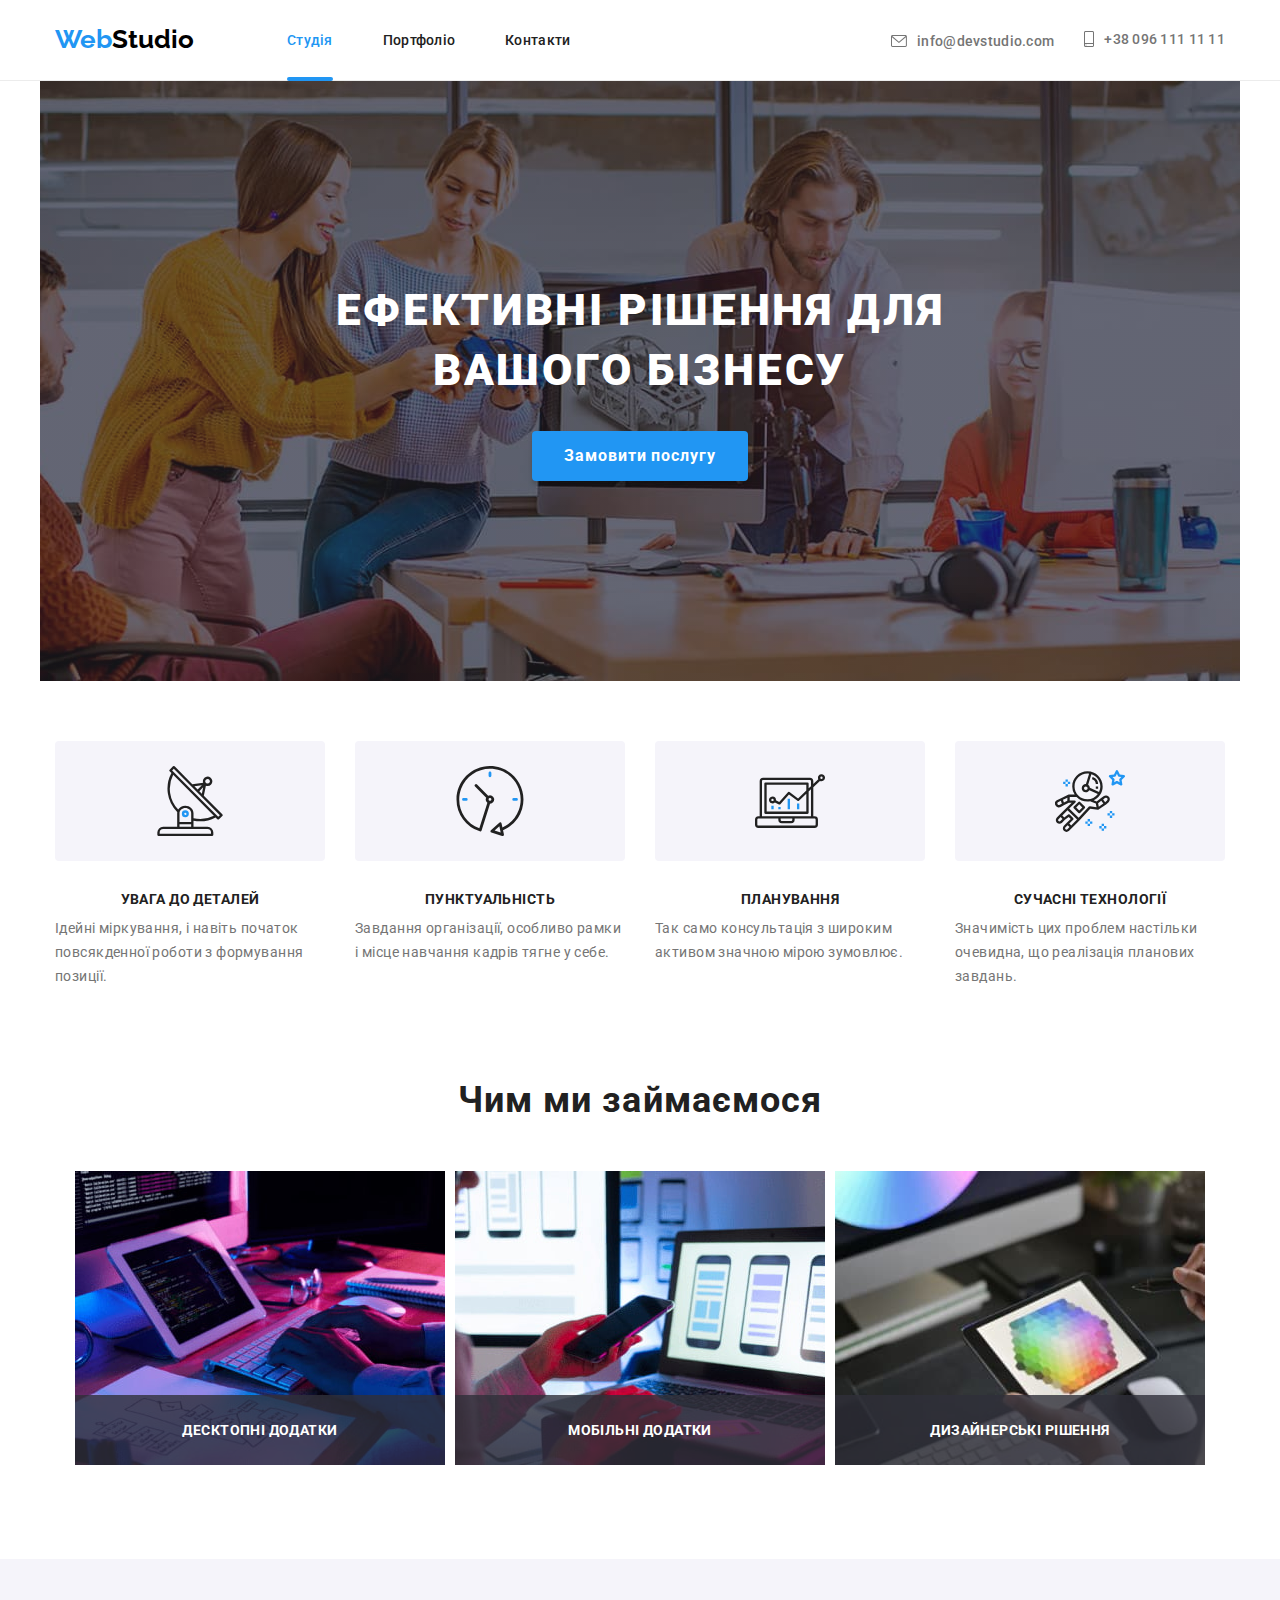
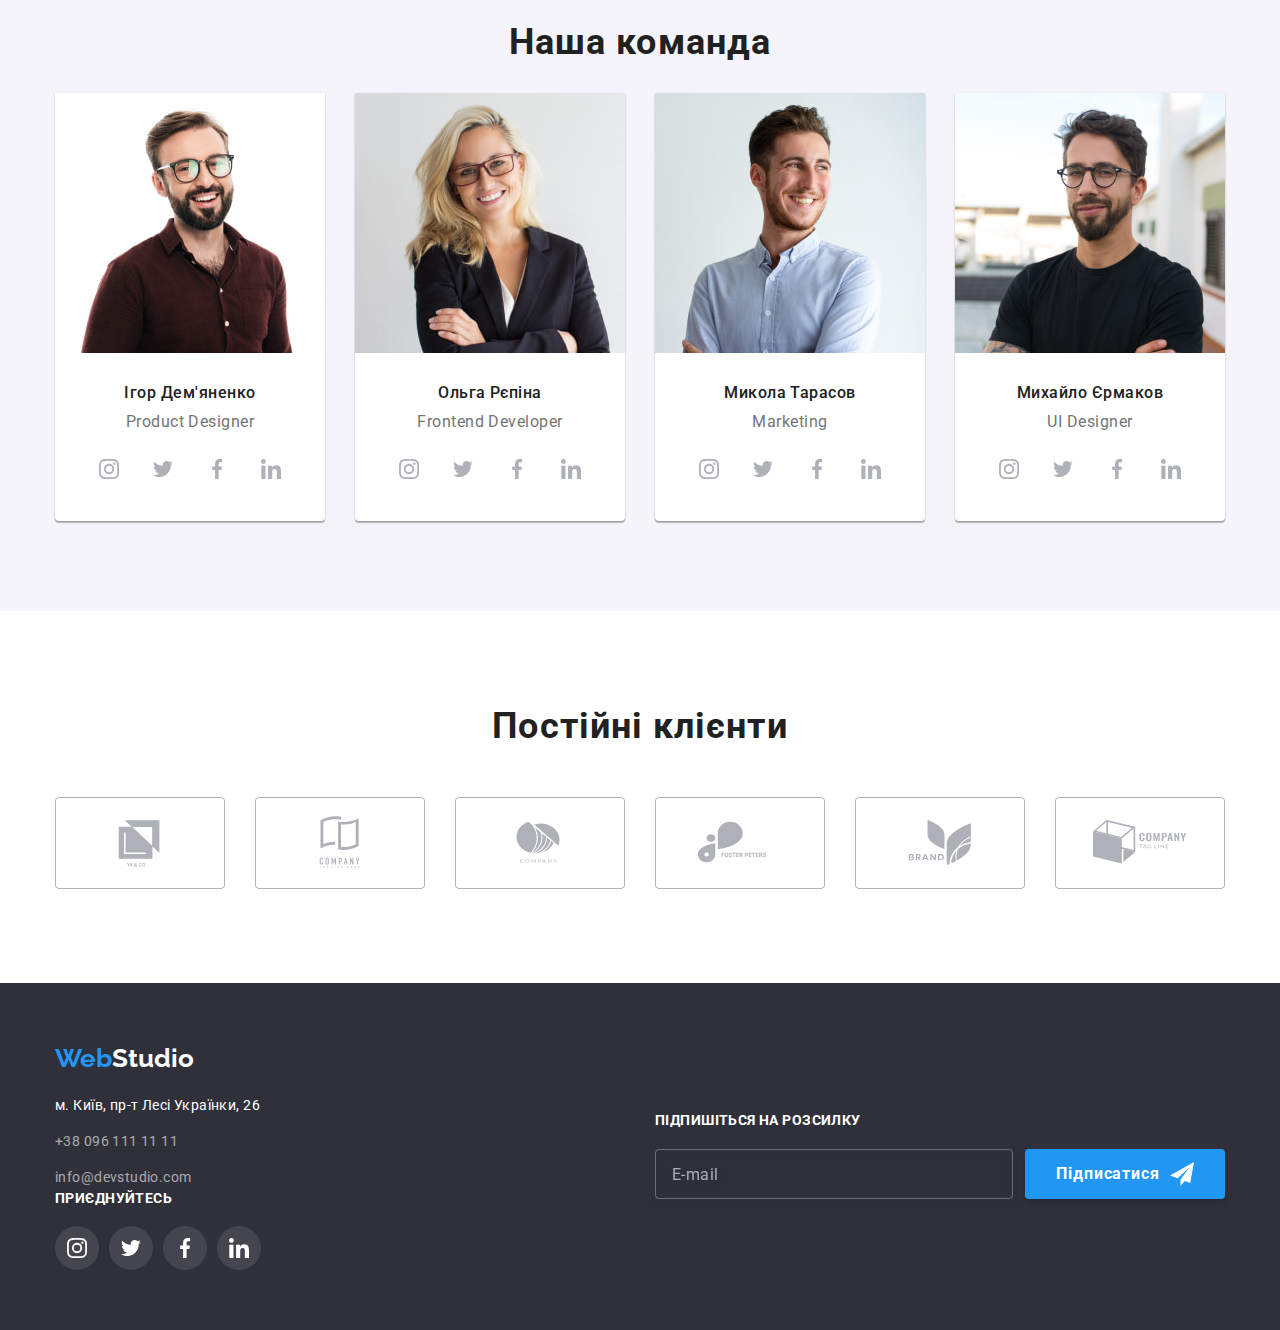
<file: index.html>
<!DOCTYPE html>
<html lang="uk">
  <head>
    <meta charset="UTF-8" />
    <meta http-equiv="X-UA-Compatible" content="IE=edge" />
    <meta name="viewport" content="width=device-width, initial-scale=1.0" />
    <title>Web-Studio</title>
    <link
      href="https://fonts.googleapis.com/css2?family=Raleway:wght@700&family=Roboto:wght@400;500;700;900&display=swap"
      rel="stylesheet"
    />

    <link
      rel="stylesheet"
      href="https://cdnjs.cloudflare.com/ajax/libs/modern-normalize/1.1.0/modern-normalize.min.css"
    />
    <!-- <link rel="stylesheet" href="./CSS/styless.css" /> -->
    <link rel="stylesheet" href="./CSS/main.min.css" />
  </head>

  <body>
    <header class="header">
      <div class="container header__flex">
        <a href="index.html" class="logo"
          ><span class="header__logo-color">Web</span>Studio</a
        >

        <!--навігація-->

        <nav>
          <ul class="header__nav">
            <li><a href="index.html" class="header__current">Студія</a></li>
            <li><a href="portfolio.html" class="header__link">Портфоліо</a></li>
            <li><a href="/contacts" class="header__link">Контакти</a></li>
          </ul>
        </nav>

        <!--контакти-->

        <ul class="header__contact">
          <li>
            <a href="mailto:info@devstudio.com" class="header__contacts-link">
              <svg class="header__icon" width="16" height="12">
                <use href="./images/symbol-defs.svg#icon-mail"></use>
              </svg>
              info@devstudio.com
            </a>
          </li>
          <li>
            <a href="tel:+380961111111" class="header__contacts-link">
              <svg class="header__icon" width="10" height="16">
                <use href="./images/symbol-defs.svg#icon-smartphone"></use>
              </svg>
              +38 096 111 11 11</a
            >
          </li>
        </ul>
        <button type="button" class="menu-open" data-menu-open>
        <svg class="menu-open__icon">
          <use href="./images/symbol-defs.svg#icon-menu"></use>
        </svg>
            </button>
      </div>

      <!-- мобменю -->


        <div class="mob-menu visually-hidden" data-menu>
          
          
              <button type="button" class="menu-close" data-menu-close>
                  <svg class="menu-close__icon">
                    <use href="./images/symbol-defs.svg#icon-close"></use>
                  </svg>
            
              </button>

          
            
        <div class="mob-menu-container" >
            <div class="mob-menu__top">
              <nav>
                <ul class="mob-menu__nav">
                  <li class="mob-menu__nav-item">
                    <a href="index.html" class="mob-menu__current">Студія</a>
                  </li>
                  <li class="mob-menu__nav-item">
                    <a href="portfolio.html" class="mob-menu__link">Портфоліо</a>
                  </li>
                  <li class="mob__nav-item">
                    <a href="/contacts" class="mob-menu__link">Контакти</a>
                  </li>
                </ul>
              </nav>
            </div>
        
          <div class="mob-menu-bottom">
            <ul class="mob-menu__contact">
              <li>
                <a
                  href="mailto:info@devstudio.com"
                  class="mob-menu__contacts-link"
                >
                  info@devstudio.com
                </a>
              </li>
              <li>
                <a
                  href="tel:+380961111111"
                  class="mob-menu__contacts-link mob-menu__email"
                >
                  +38 096 111 11 11</a
                >
              </li>
            </ul>
            <ul class="mob-menu__soc-list">
              <li class="mob-menu__soc-list-item"><a href="" class="mob-menu__soc-link">Instagram</ф></li>
              <li class="mob-menu__soc-list-item"><a href="" class="mob-menu__soc-link">Twitter</a></li>
              <li class="mob-menu__soc-list-item"><a href="" class="mob-menu__soc-link">Facebook</a></li>
              <li class="mob-menu__soc-list-item"><a href="" class="mob-menu__soc-link">LinkedIn</a></li>
            </ul>
          </div>
        </div>
      </div>
    </header>

    <main>
      <!--заголовок-->
      <section class="hero">
        <div class="container">
          <h1 class="hero__title">Ефективні рішення для вашого бізнесу</h1>

          <button type="button" class="hero__button" data-modal-open>
            Замовити послугу
          </button>
        </div>
      </section>

      <section class="benefits">
        <!--Скритий заголовок-->
        <div class="container benefits__padding">
          <div>
            <h2 class="visually-hidden">НАШІ ПЕРЕВАГИ</h2>
            <ul class="benefits__list">
              <li class="benefits__list-item">
                <div class="benefits__icon">
                  <svg width="70" height="70" class="bnf-icon">
                    <use
                      href="./images/symbol-defs.svg#icon-antenna"
                      class="icon-antenna"
                    ></use>
                  </svg>
                </div>
                <h3 class="benefits__title">УВАГА ДО ДЕТАЛЕЙ</h3>
                <p class="benefits__text">
                  Ідейні міркування, і навіть початок повсякденної роботи з
                  формування позиції.
                </p>
              </li>
              <li class="benefits__list-item">
                <div class="benefits__icon">
                  <svg width="70" height="70" class="bnf-icon">
                    <use
                      href="./images/symbol-defs.svg#icon-clock"
                      class="icon-antenna"
                    ></use>
                  </svg>
                </div>
                <h3 class="benefits__title">ПУНКТУАЛЬНІСТЬ</h3>
                <p class="benefits__text">
                  Завдання організації, особливо рамки і місце навчання кадрів
                  тягне у себе.
                </p>
              </li>
              <li class="benefits__list-item">
                <div class="benefits__icon">
                  <svg width="70" height="70" class="bnf-icon">
                    <use
                      href="./images/symbol-defs.svg#icon-diagram"
                      class="icon-antenna"
                    ></use>
                  </svg>
                </div>
                <h3 class="benefits__title">ПЛАНУВАННЯ</h3>
                <p class="benefits__text">
                  Так само консультація з широким активом значною мірою
                  зумовлює.
                </p>
              </li>
              <li class="benefits__list-item">
                <div class="benefits__icon">
                  <svg width="70" height="70" class="bnf-icon">
                    <use
                      href="./images/symbol-defs.svg#icon-astronaut"
                      class="icon-antenna"
                    ></use>
                  </svg>
                </div>
                <h3 class="benefits__title">СУЧАСНІ ТЕХНОЛОГІЇ</h3>
                <p class="benefits__text">
                  Значимість цих проблем настільки очевидна, що реалізація
                  планових завдань.
                </p>
              </li>
            </ul>
          </div>
        </div>
      </section>

      <!-- Чим ми займаємося -->

      <section class="directions">
        <div class="container">
          <h2 class="directions__title">Чим ми займаємося</h2>
          <ul class="directions__list">
            <li class="diractions__item">
              <img
                src="./images/tablet.jpg"
                alt="Чоловік пише код на планшеті з клавіатурою"
                width="370"
                class="diractions__block"
              />

              <div class="directions__overlay">
                <p class="directions__text">Десктопні додатки</p>
              </div>
            </li>
            <li class="diractions__item">
              <img
                src="./images/laptop.jpg"
                alt="Дизайнер робить макет мобільного додатку"
                width="370"
                class="diractions__block"
              />
              <div class="directions__overlay">
                <p class="directions__text">Мобільні додатки</p>
              </div>
            </li>
            <li class="diractions__item">
              <img
                src="./images/colorama.jpg"
                alt="Дизайнер тримає планшет"
                width="370"
                class="diractions__block"
              />
              <div class="directions__overlay">
                <p class="directions__text">Дизайнерські рішення</p>
              </div>
            </li>
          </ul>
        </div>
      </section>

      <!--наша команда-->

      <section class="team">
        <div class="container">
          <h2 class="team__title">Наша команда</h2>
          <ul class="team__flex">
            <li class="team__card">
              <img
                src="./images/product-designer.jpg"
                alt="Чоловык в окулярах та бородою"
                class="team__img"
              />
              <div class="team__text">
                <h3 class="team__name">Ігор Дем'яненко</h3>
                <p class="team__position">Product Designer</p>

                <ul class="team__list">
                  <li class="team__item">
                    <a href="" class="team__soc-link">
                      <svg width="20" height="20">
                        <use
                          href="./images/symbol-defs.svg#icon-instagram"
                        ></use>
                      </svg>
                    </a>
                  </li>
                  <li class="team__item">
                    <a href="" class="team__soc-link">
                      <svg width="20" height="20">
                        <use href="./images/symbol-defs.svg#icon-tviter"></use>
                      </svg>
                    </a>
                  </li>
                  <li class="team__item">
                    <a href="" class="team__soc-link">
                      <svg width="20" height="20">
                        <use
                          href="./images/symbol-defs.svg#icon-facebook"
                        ></use>
                      </svg>
                    </a>
                  </li>
                  <li class="team__item">
                    <a href="" class="team__soc-link">
                      <svg width="20" height="20">
                        <use
                          href="./images/symbol-defs.svg#icon-linkedin"
                        ></use>
                      </svg>
                    </a>
                  </li>
                </ul>
              </div>
            </li>

            <li class="team__card">
              <img
                src="./images/frontend-developer.jpg"
                alt="Усміхнена жінка з білими воллосям"
                class="team__img"
              />
              <div class="team__text">
                <h3 class="team__name">Ольга Рєпіна</h3>
                <p class="team__position">Frontend Developer</p>
                <ul class="team__list">
                  <li class="team__item">
                    <a href="" class="team__soc-link">
                      <svg width="20" height="20">
                        <use
                          href="./images/symbol-defs.svg#icon-instagram"
                        ></use>
                      </svg>
                    </a>
                  </li>
                  <li class="team__item">
                    <a href="" class="team__soc-link">
                      <svg width="20" height="20">
                        <use href="./images/symbol-defs.svg#icon-tviter"></use>
                      </svg>
                    </a>
                  </li>
                  <li class="team__item">
                    <a href="" class="team__soc-link">
                      <svg width="20" height="20">
                        <use
                          href="./images/symbol-defs.svg#icon-facebook"
                        ></use>
                      </svg>
                    </a>
                  </li>
                  <li class="team__item">
                    <a href="" class="team__soc-link">
                      <svg width="20" height="20">
                        <use
                          href="./images/symbol-defs.svg#icon-linkedin"
                        ></use>
                      </svg>
                    </a>
                  </li>
                </ul>
              </div>
            </li>

            <li class="team__card">
              <img
                src="./images/marketing.jpg"
                alt="Молодий усміхнений брюнет"
                class="team__img"
              />
              <div class="team__text">
                <h3 class="team__name">Микола Тарасов</h3>
                <p class="team__position">Marketing</p>
                <ul class="team__list">
                  <li class="team__item">
                    <a href="" class="team__soc-link">
                      <svg width="20" height="20">
                        <use
                          href="./images/symbol-defs.svg#icon-instagram"
                        ></use>
                      </svg>
                    </a>
                  </li>
                  <li class="team__item">
                    <a href="" class="team__soc-link">
                      <svg width="20" height="20">
                        <use href="./images/symbol-defs.svg#icon-tviter"></use>
                      </svg>
                    </a>
                  </li>
                  <li class="team__item">
                    <a href="" class="team__soc-link">
                      <svg width="20" height="20">
                        <use
                          href="./images/symbol-defs.svg#icon-facebook"
                        ></use>
                      </svg>
                    </a>
                  </li>
                  <li class="team__item">
                    <a href="" class="team__soc-link">
                      <svg width="20" height="20">
                        <use
                          href="./images/symbol-defs.svg#icon-linkedin"
                        ></use>
                      </svg>
                    </a>
                  </li>
                </ul>
              </div>
            </li>
            <li class="team__card">
              <img
                src="./images/ui-designer.jpg"
                alt="Чоловік з бородою в окулярах"
                class="team__img"
              />
              <div class="team__text">
                <h3 class="team__name">Михайло Єрмаков</h3>
                <p class="team__position">UI Designer</p>
                <ul class="team__list">
                  <li class="team__item">
                    <a href="" class="team__soc-link">
                      <svg width="20" height="20">
                        <use
                          href="./images/symbol-defs.svg#icon-instagram"
                        ></use>
                      </svg>
                    </a>
                  </li>
                  <li class="team__item">
                    <a href="" class="team__soc-link">
                      <svg width="20" height="20">
                        <use href="./images/symbol-defs.svg#icon-tviter"></use>
                      </svg>
                    </a>
                  </li>
                  <li class="team__item">
                    <a href="" class="team__soc-link">
                      <svg width="20" height="20">
                        <use
                          href="./images/symbol-defs.svg#icon-facebook"
                        ></use>
                      </svg>
                    </a>
                  </li>
                  <li class="team__item">
                    <a href="" class="team__soc-link">
                      <svg width="20" height="20">
                        <use
                          href="./images/symbol-defs.svg#icon-linkedin"
                        ></use>
                      </svg>
                    </a>
                  </li>
                </ul>
              </div>
            </li>
          </ul>
        </div>
      </section>

      <!-- Регулярні клієнти -->

      <section class="regular-clients">
        <div class="container">
          <h2 class="regular-clients__title">Постійні клієнти</h2>
          <ul class="regular-clients__list">
            <li class="regular-clients__item">
              <a href="" class="regular-clients__link">
                <svg class="regular-clients__logo">
                  <use href="./images/symbol-defs.svg#icon-ya-co"></use>
                </svg>
              </a>
            </li>
            <li class="regular-clients__item">
              <a href="" class="regular-clients__link">
                <svg class="regular-clients__logo">
                  <use href="./images/symbol-defs.svg#icon-tagline"></use>
                </svg>
              </a>
            </li>
            <li class="regular-clients__item">
              <a href="" class="regular-clients__link">
                <svg class="regular-clients__logo">
                  <use href="./images/symbol-defs.svg#icon-company"></use>
                </svg>
              </a>
            </li>
            <li class="regular-clients__item">
              <a href="" class="regular-clients__link">
                <svg class="regular-clients__logo">
                  <use href="./images/symbol-defs.svg#icon-fosterpeters"></use>
                </svg>
              </a>
            </li>
            <li class="regular-clients__item">
              <a href="" class="regular-clients__link">
                <svg class="regular-clients__logo">
                  <use href="./images/symbol-defs.svg#icon-leaf-logo"></use>
                </svg>
              </a>
            </li>
            <li class="regular-clients__item">
              <a href="" class="regular-clients__link">
                <svg class="regular-clients__logo">
                  <use href="./images/symbol-defs.svg#icon-cube-logo"></use>
                </svg>
              </a>
            </li>
          </ul>
        </div>
      </section>
    </main>

    <footer class="footer">
      <div class="container footer__flex">

      
          <div class="footer__container">
            <div class="footer__contact-wrap">
              <a href="index.html" class="footer__logo"
                ><span class="footer__logo-color">Web</span>Studio</a
              >
              
              <address>
                <ul class="footer__contact-list">
                  <li class="footer__list-item">
                    <a
                      href="https://goo.gl/maps/7Db7DbjJBNrfCCmd9"
                      class="footer__address"
                      >м. Київ, пр-т Лесі Українки, 26</a
                    >
                  </li>
                  <li class="footer__list-item">
                    <a href="tel:+380961111111" class="footer__contacts"
                      >+38 096 111 11 11</a
                    >
                  </li>
                  <li class="footer__list-item">
                    <a href="mailto:info@devstudio.com" class="footer__contacts"
                      >info@devstudio.com</a
                    >
                  </li>
                </ul>
              </address>
            </div>
    
            <div class="footer__soc-wrap">
              <h3 class="footer__soc-title">приєднуйтесь</h3>
              <ul class="footer__links-list">
                <li class="footer__soc-list-item">
                  <a href="" class="footer__soc-link">
                    <svg width="20" height="20">
                      <use href="./images/symbol-defs.svg#icon-instagram"></use>
                    </svg>
                  </a>
                </li>
                <li class="footer__soc-list-item">
                  <a href="" class="footer__soc-link">
                    <svg width="20" height="20">
                      <use href="./images/symbol-defs.svg#icon-tviter"></use>
                    </svg>
                  </a>
                </li>
    
                <li class="footer__soc-list-item">
                  <a href="" class="footer__soc-link">
                    <svg width="20" height="20">
                      <use href="./images/symbol-defs.svg#icon-facebook"></use>
                    </svg>
                  </a>
                </li>
                <li class="footer__soc-list-item">
                  <a href="" class="footer__soc-link">
                    <svg width="20" height="20">
                      <use href="./images/symbol-defs.svg#icon-linkedin"></use>
                    </svg>
                  </a>
                </li>
              </ul>
            </div>
          </div>

      
        <div class="footer__form-wrap">
          <form class="footer__form"></form>

          <label for="footer-mail" class="footer__email"
            >Підпишіться на розсилку</label
          >
          <div class="input__wrap">
            <input
              name="email"
              type="text"
              id="footer-mail"
              placeholder="E-mail"
              class="footer__input"
            />
            <button type="submit" class="footer__sub-btn">
              Підписатися
              <svg width="24" height="24" class="footer__icon-plane">
                <use href="./images/symbol-defs.svg#icon-plane"></use>
              </svg>
            </button>
          </div>
        </div>
      </div>
    </footer>

    <!-- Модалка -->

    <div class="backdrop is-hidden" data-modal>
      <div class="modal">
        <h2 class="modal__title">Залиште свої дані, ми вам передзвонимо</h2>

        <form name="modal-form" class="modal__form">
          <label for="full-name" class="modal__label">Ім'я</label>
          <div class="modal__wraper">
            <input
              type="text"
              name="user-name"
              id="full-name"
              class="modal__input"
              placeholder=" "
              required
            />
            <svg class="modal__icon" width="18" height="18">
              <use href="./images/symbol-defs.svg#icon-person"></use>
            </svg>
          </div>

          <label for="user-phone" class="modal__label">Телефон</label>
          <div class="modal__wraper">
            <input
              type="tel"
              name="user-tel"
              id="user-phone"
              class="modal__input"
              placeholder=" "
              required
            />
            <svg class="modal__icon" width="18" height="18">
              <use href="./images/symbol-defs.svg#icon-phone"></use>
            </svg>
          </div>

          <label for="user-email" class="modal__label">Пошта</label>
          <div class="modal__wraper">
            <input
              type="email"
              name="user-email"
              id="user-email"
              class="modal__input"
              placeholder=" "
              required
            />
            <svg class="modal__icon" width="18" height="18">
              <use href="./images/symbol-defs.svg#icon-email"></use>
            </svg>
          </div>

          <label for="coment" class="modal__label">Коментар</label>
          <textarea
            name="coment"
            id="coment"
            class="modal__coment"
            placeholder="Введіть текст"
          ></textarea>

          <input
            type="checkbox"
            id="form-checkbox"
            class="modal__check visually-hidden"
            name="confirm-checkbox"
          />
          <label for="form-checkbox" class="modal__check-text">
            <span class="modal__check-confirm">
              <svg class="modal__icon-check" width="16" height="15">
                <use href="./images/symbol-defs.svg#icon-check"></use>
              </svg>
            </span>
            <span>
              Погоджуюся з розсилкою та приймаю
              <a class="modal__confirm" href=""> Умови договору</a>
            </span>
            </label>

          <button type="submit" class="modal__button">Відправити</button>
        </form>
        <button class="modal__close" data-modal-close>
          <svg width="11" height="11">
            <use href="./images/symbol-defs.svg#modal-close-icon"></use>
          </svg>
        </button>
      </div>
    </div>
    <script src="./js/modal.js"></script>
    <script src="./js/menu.js"></script>
  </body>
</html>
</file>
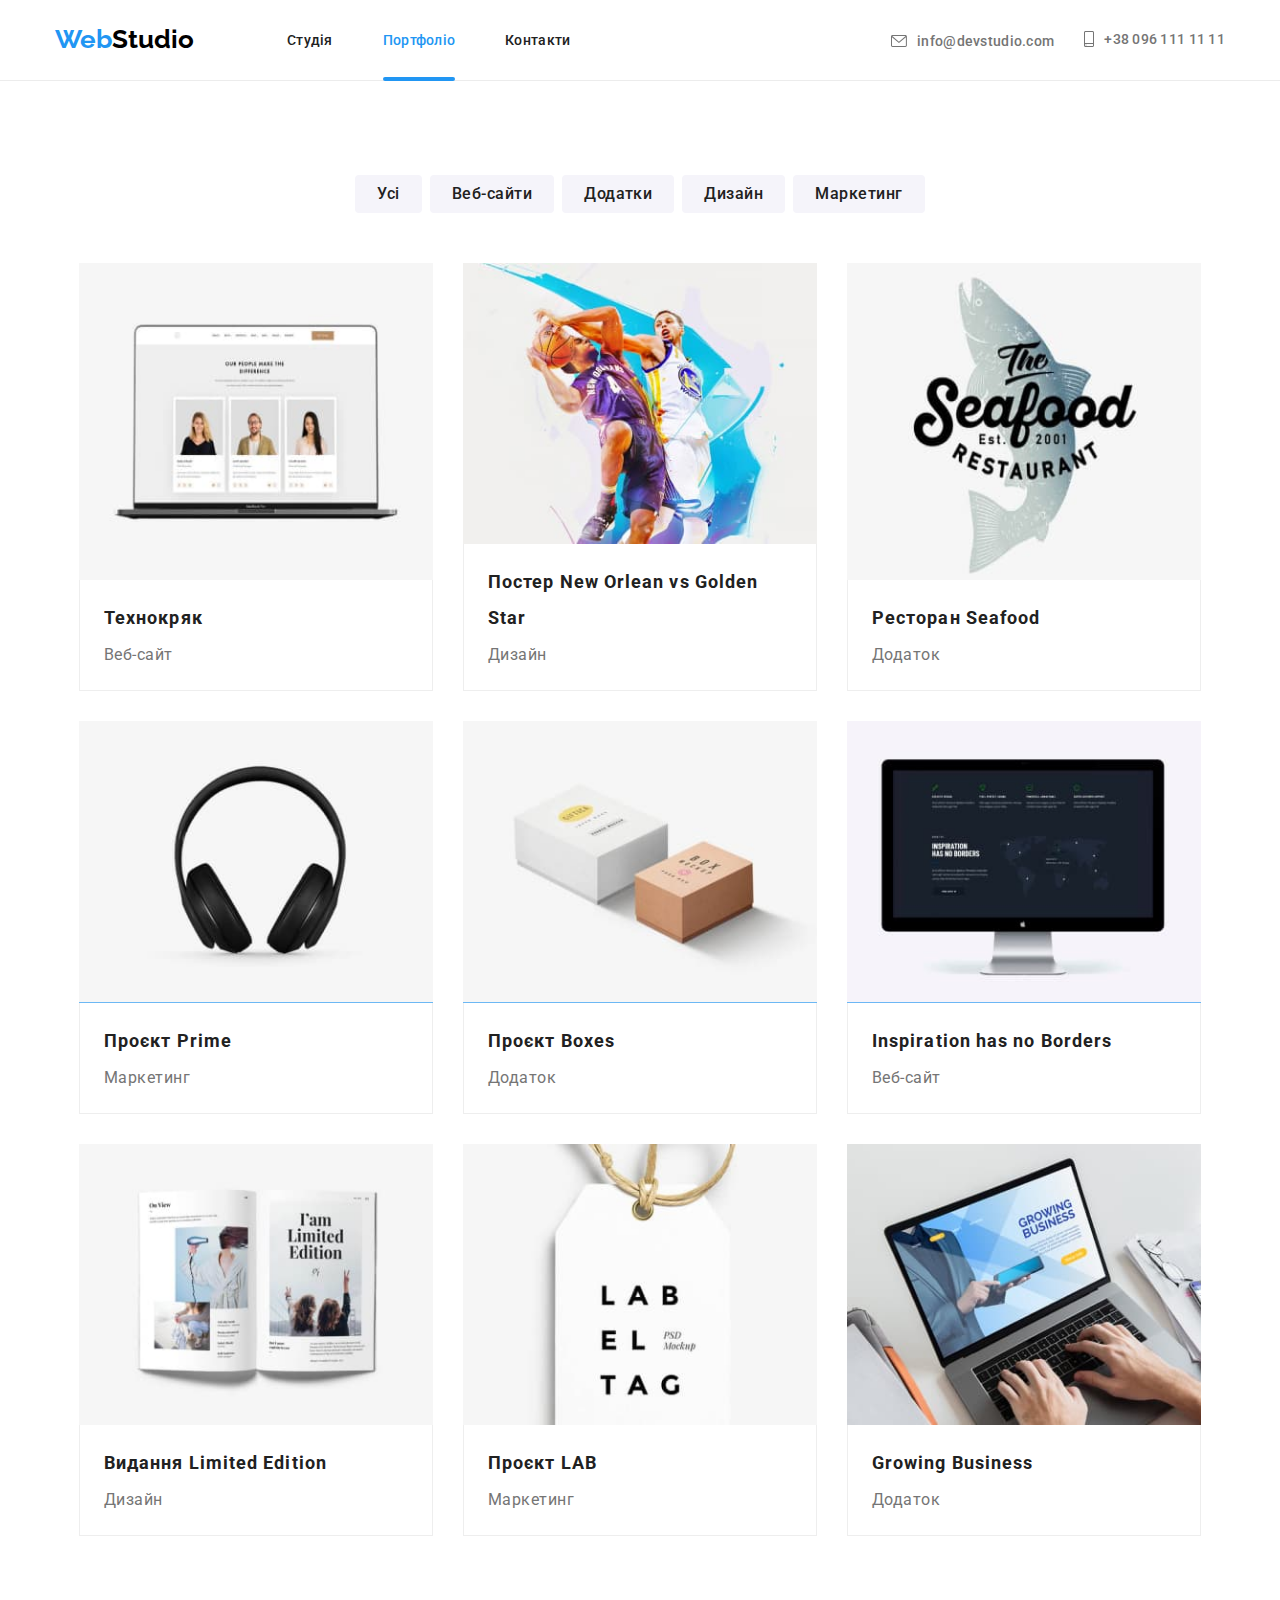
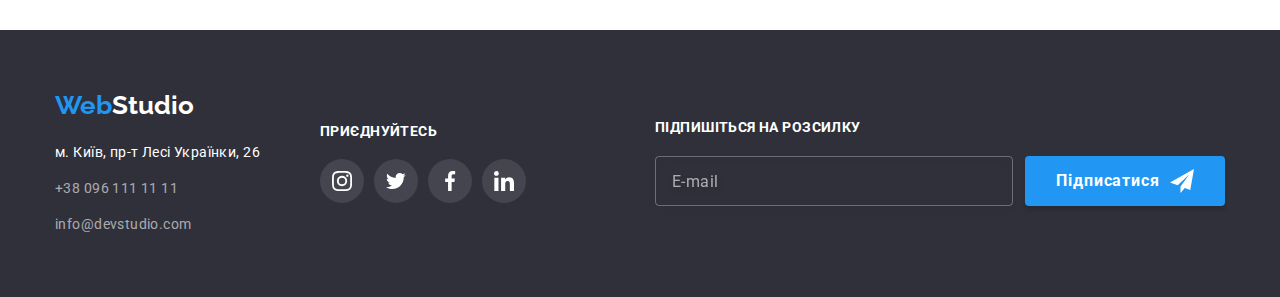
<file: portfolio.html>
<!DOCTYPE html>
<html lang="uk">
  <head>
    <meta charset="UTF-8" />
    <meta http-equiv="X-UA-Compatible" content="IE=edge" />
    <meta name="viewport" content="width=device-width, initial-scale=1.0" />
    <title>Portfolio</title>
    <link
      href="https://fonts.googleapis.com/css2?family=Raleway:wght@700&family=Roboto:wght@400;500;700;900&display=swap"
      rel="stylesheet"
    />
    <link
      rel="stylesheet"
      href="https://cdnjs.cloudflare.com/ajax/libs/modern-normalize/1.1.0/modern-normalize.min.css"
    />
    <!-- <link rel="stylesheet" href="./CSS/styless.css" /> -->
    <link rel="stylesheet" href="./CSS/main.min.css" />
  </head>

  <body>
    <!-- Лого -->
    <header class="header">
      <div class="container header__flex">
        <a href="index.html" class="logo"
          ><span class="header__logo-color">Web</span>Studio</a
        >
        <!--навігація-->
        <nav>
          <ul class="header__nav">
            <li><a href="index.html" class="header__link">Студія</a></li>
            <li>
              <a href="portfolio.html" class="header__current">Портфоліо</a>
            </li>
            <li><a href="/contacts" class="header__link">Контакти</a></li>
          </ul>
        </nav>
        <!--контакти-->
        <ul class="header__contact">
          <li>
            <a href="mailto:info@devstudio.com" class="header__contacts-link">
              <svg class="header__icon" width="16" height="12">
                <use href="./images/symbol-defs.svg#icon-mail"></use>
              </svg>
              info@devstudio.com
            </a>
          </li>
          <li>
            <a href="tel:+380961111111" class="header__contacts-link">
              <svg class="header__icon" width="10" height="16">
                <use href="./images/symbol-defs.svg#icon-smartphone"></use>
              </svg>
              +38 096 111 11 11</a
            >
          </li>
        </ul>
      </div>
    </header>

    <main>
      <section class="portfolio">
        <div class="container">
          <h1 class="visually-hidden">Портфоліо</h1>
          <!-- Фільтр -->

          <ul class="filter-buttons">
            <li>
              <button type="button" class="filter-buttons__item">Усі</button>
            </li>
            <li>
              <button type="button" class="filter-buttons__item">
                Веб-сайти
              </button>
            </li>
            <li>
              <button type="button" class="filter-buttons__item">
                Додатки
              </button>
            </li>
            <li>
              <button type="button" class="filter-buttons__item">Дизайн</button>
            </li>
            <li>
              <button type="button" class="filter-buttons__item">
                Маркетинг
              </button>
            </li>
          </ul>
          <!-- портфоліо -->
          <ul class="portfolio__list">
            <li class="portfolio__card">
              <a href="" class="portfolio__item">
                <div class="portfolio__box">
                  <img
                    srcset="
                      ./images/wepsite-tekhokryak.jpg    1x,
                      ./images/wepsite-tekhokryak-2x.jpg 2x
                    "
                    src="./images/wepsite-tekhokryak.jpg"
                    alt="веб сайт технокряк"
                    width="370"
                    height="294"
                    class="portfolio__img"
                  />
                  <div class="portfolio__overlay">
                    <p class="portfolio__overlay-text">
                      Lorem ipsum dolor sit amet consectetur adipisicing elit.
                      Animi asperiores veniam fugit vero. Ab incidunt
                      necessitatibus, cum consequuntur quia reprehenderit.
                    </p>
                  </div>
                </div>
                <div class="portfolio__item-border">
                  <h2 class="portfolio__project">Технокряк</h2>
                  <p class="portfolio__project-type">Веб-сайт</p>
                </div>
              </a>
            </li>

            <li class="portfolio__card">
              <a href="" class="portfolio__item">
                <div class="portfolio__box">
                  <img
                    srcset="
                      ./images/design-poster.jpg    1x,
                      ./images/design-poster-2x.jpg 2x
                    "
                    src="./images/design-poster.jpg"
                    alt="Постер New Orlean vs Golden Star"
                    width="370"
                    height="294"
                    class="portfolio__img"
                  />
                  <div class="portfolio__overlay">
                    <p class="portfolio__overlay-text">
                      Lorem ipsum dolor sit amet consectetur adipisicing elit.
                      Animi asperiores veniam fugit vero. Ab incidunt
                      necessitatibus, cum consequuntur quia reprehenderit.
                    </p>
                  </div>
                </div>
                <div class="portfolio__item-border">
                  <h2 class="portfolio__project">
                    Постер New Orlean vs Golden Star
                  </h2>
                  <p class="portfolio__project-type">Дизайн</p>
                </div>
              </a>
            </li>

            <li class="portfolio__card">
              <a href="" class="portfolio__item">
                <div class="portfolio__box">
                  <img
                    srcset="
                      ./images/app-restaurant.jpg    1x,
                      ./images/app-restaurant-2x.jpg 2x
                    "
                    src="./images/app-restaurant.jpg"
                    alt="Ресторан Seafood"
                    width="370"
                    height="294"
                    class="portfolio__img"
                  />
                  <div class="portfolio__overlay">
                    <p class="portfolio__overlay-text">
                      Lorem ipsum dolor sit amet consectetur adipisicing elit.
                      Animi asperiores veniam fugit vero. Ab incidunt
                      necessitatibus, cum consequuntur quia reprehenderit.
                    </p>
                  </div>
                </div>
                <div class="portfolio__item-border">
                  <h2 class="portfolio__project">Ресторан Seafood</h2>
                  <p class="portfolio__project-type">Додаток</p>
                </div>
              </a>
            </li>

            <li class="portfolio__card">
              <a href="" class="portfolio__item">
                <div class="portfolio__box">
                  <img
                    srcset="
                      ./images/project-prime.jpg    1x,
                      ./images/project-prime-2x.jpg 2x
                    "
                    src="./images/project-prime.jpg"
                    alt="Проєкт Prime"
                    width="370"
                    height="294"
                    class="portfolio__img"
                  />
                  <div class="portfolio__overlay">
                    <p class="portfolio__overlay-text">
                      Lorem ipsum dolor sit amet consectetur adipisicing elit.
                      Animi asperiores veniam fugit vero. Ab incidunt
                      necessitatibus, cum consequuntur quia reprehenderit.
                    </p>
                  </div>
                </div>
                <div class="portfolio__item-border">
                  <h2 class="portfolio__project">Проєкт Prime</h2>
                  <p class="portfolio__project-type">Маркетинг</p>
                </div>
              </a>
            </li>

            <li class="portfolio__card">
              <a href="" class="portfolio__item">
                <div class="portfolio__box">
                  <img
                    srcset="
                      ./images/project-boxes.jpg    1x,
                      ./images/project-boxes-2x.jpg 2x
                    "
                    src="./images/project-boxes.jpg"
                    alt="Проєкт Boxes"
                    width="370"
                    height="294"
                    class="portfolio__img"
                  />
                  <div class="portfolio__overlay">
                    <p class="portfolio__overlay-text">
                      Lorem ipsum dolor sit amet consectetur adipisicing elit.
                      Animi asperiores veniam fugit vero. Ab incidunt
                      necessitatibus, cum consequuntur quia reprehenderit.
                    </p>
                  </div>
                </div>
                <div class="portfolio__item-border">
                  <h2 class="portfolio__project">Проєкт Boxes</h2>
                  <p class="portfolio__project-type">Додаток</p>
                </div>
              </a>
            </li>

            <li class="portfolio__card">
              <a href="" class="portfolio__item">
                <div class="portfolio__box">
                  <img
                    srcset="
                      ./images/website-inspiration-has-no-borders.jpg    1x,
                      ./images/website-inspiration-has-no-borders-2x.jpg 2x
                    "
                    src="./images/website-inspiration-has-no-borders.jpg"
                    alt="Inspiration has no Borders"
                    width="370"
                    height="294"
                    class="portfolio__img"
                  />
                  <div class="portfolio__overlay">
                    <p class="portfolio__overlay-text">
                      Lorem ipsum dolor sit amet consectetur adipisicing elit.
                      Animi asperiores veniam fugit vero. Ab incidunt
                      necessitatibus, cum consequuntur quia reprehenderit.
                    </p>
                  </div>
                </div>
                <div class="portfolio__item-border">
                  <h2 class="portfolio__project">Inspiration has no Borders</h2>
                  <p class="portfolio__project-type">Веб-сайт</p>
                </div>
              </a>
            </li>

            <li class="portfolio__card">
              <a href="" class="portfolio__item">
                <div class="portfolio__box">
                  <img
                    srcset="
                      ./images/design-magasine.jpg    1x,
                      ./images/design-magasine-2x.jpg 2x
                    "
                    src="./images/design-magasine.jpg"
                    alt="Видання Limited Edition"
                    width="370"
                    height="294"
                    class="portfolio__img"
                  />
                  <div class="portfolio__overlay">
                    <p class="portfolio__overlay-text">
                      Lorem ipsum dolor sit amet consectetur adipisicing elit.
                      Animi asperiores veniam fugit vero. Ab incidunt
                      necessitatibus, cum consequuntur quia reprehenderit.
                    </p>
                  </div>
                </div>
                <div class="portfolio__item-border">
                  <h2 class="portfolio__project">Видання Limited Edition</h2>
                  <p class="portfolio__project-type">Дизайн</p>
                </div>
              </a>
            </li>

            <li class="portfolio__card">
              <a href="" class="portfolio__item">
                <div class="portfolio__box">
                  <img
                    srcset="
                      ./images/project-lab.jpg    1x,
                      ./images/project-lab-2x.jpg 2x
                    "
                    src="./images/project-lab.jpg"
                    alt="Проєкт LAB"
                    width="370"
                    height="294"
                    class="portfolio__img"
                  />
                  <div class="portfolio__overlay">
                    <p class="portfolio__overlay-text">
                      Lorem ipsum dolor sit amet consectetur adipisicing elit.
                      Animi asperiores veniam fugit vero. Ab incidunt
                      necessitatibus, cum consequuntur quia reprehenderit.
                    </p>
                  </div>
                </div>
                <div class="portfolio__item-border">
                  <h2 class="portfolio__project">Проєкт LAB</h2>
                  <p class="portfolio__project-type">Маркетинг</p>
                </div>
              </a>
            </li>

            <li class="portfolio__card">
              <a href="" class="portfolio__item">
                <div class="portfolio__box">
                  <img
                    srcset="
                      ./images/app-growing-business.jpg    1x,
                      ./images/app-growing-business-2x.jpg 2x
                    "
                    src="./images/app-growing-business.jpg"
                    alt="Growing Business"
                    width="370"
                    height="294"
                    class="portfolio__img"
                  />
                  <div class="portfolio__overlay">
                    <p class="portfolio__overlay-text">
                      Lorem ipsum dolor sit amet consectetur adipisicing elit.
                      Animi asperiores veniam fugit vero. Ab incidunt
                      necessitatibus, cum consequuntur quia reprehenderit.
                    </p>
                  </div>
                </div>
                <div class="portfolio__item-border">
                  <h2 class="portfolio__project">Growing Business</h2>
                  <p class="portfolio__project-type">Додаток</p>
                </div>
              </a>
            </li>
          </ul>
        </div>
      </section>
    </main>

    <!-- Футер -->

    <footer class="footer">
      <div class="container footer__flex">
        <div>
          <a href="index.html" class="footer__logo"
            ><span class="footer__logo-color">Web</span>Studio</a
          >
          <address>
            <ul class="footer__contact-list">
              <li class="footer__list-item">
                <a
                  href="https://goo.gl/maps/7Db7DbjJBNrfCCmd9"
                  class="footer__address"
                  >м. Київ, пр-т Лесі Українки, 26</a
                >
              </li>
              <li class="footer__list-item">
                <a href="tel:+380961111111" class="footer__contacts"
                  >+38 096 111 11 11</a
                >
              </li>
              <li class="footer__list-item">
                <a href="mailto:info@devstudio.com" class="footer__contacts"
                  >info@devstudio.com</a
                >
              </li>
            </ul>
          </address>
        </div>

        <div class="footer__soc-links">
          <h3 class="footer__soc-title">приєднуйтесь</h3>
          <ul class="footer__links-list">
            <li class="footer__soc-list-item">
              <a href="" class="footer__soc-link">
                <svg width="20" height="20">
                  <use href="./images/symbol-defs.svg#icon-instagram"></use>
                </svg>
              </a>
            </li>
            <li class="footer__soc-list-item">
              <a href="" class="footer__soc-link">
                <svg width="20" height="20">
                  <use href="./images/symbol-defs.svg#icon-tviter"></use>
                </svg>
              </a>
            </li>

            <li class="footer__soc-list-item">
              <a href="" class="footer__soc-link">
                <svg width="20" height="20">
                  <use href="./images/symbol-defs.svg#icon-facebook"></use>
                </svg>
              </a>
            </li>
            <li class="footer__soc-list-item">
              <a href="" class="footer__soc-link">
                <svg width="20" height="20">
                  <use href="./images/symbol-defs.svg#icon-linkedin"></use>
                </svg>
              </a>
            </li>
          </ul>
        </div>

        <div class="footer__form-wrap">
          <form class="footer__form"></form>

          <label for="footer-mail" class="footer__email"
            >Підпишіться на розсилку</label
          >
          <div class="input__wrap">
            <input
              name="email"
              type="text"
              id="footer-mail"
              placeholder="E-mail"
              class="footer__input"
            />
            <button type="submit" class="footer__sub-btn">
              Підписатися
              <svg width="24" height="24" class="footer__icon-plane">
                <use href="./images/symbol-defs.svg#icon-plane"></use>
              </svg>
            </button>
          </div>
        </div>
      </div>
    </footer>
    <script src="./js/menu.js"></script>
  </body>
</html>
</file>
<file: CSS/styless.css>
:root {
  --primary-text-color: #212121;
  --secondary-text-color: #757575;
  --accent-color: rgb(33, 150, 243);
  --team-section-background: #f5f4fa;
  --dark-background-color: #2f303a;
  --filter-button-background-color: #f5f4fa;
  --footer-contacts-text-color: rgba(255, 255, 255, 0.6);
  --second-logo-color: #000000;
  --button-background: #188ce8;
  --text-color-white: #ffffff;
  --header-line-color: #ececec;
  --soctial-icon-color: #afb1b8;
  --direction-overlay-bg-color: #2f303acc;
}

*,
*::before,
*::after {
  box-sizing: border-box;
}

h1,
h2,
h3,
h4,
h5,
p,
ul {
  margin-bottom: 0;
  margin-top: 0;
}

body {
  font-family: "Roboto", sans-serif;
  color: var(--primary-text-color);
}

ul {
  list-style-type: none;
  padding-inline-start: 0;
}

.container {
  width: 1230px;
  padding-left: 15px;
  padding-right: 15px;
  margin-left: auto;
  margin-right: auto;
}

/* хедер */

.container-flex {
  align-items: center;
  display: flex;
}

.header {
  border-bottom: 1px solid var(--header-line-color);
  background-color: var(--text-color-white);
}

.logo {
  font-family: "Raleway", sans-serif;
  text-decoration: none;
  color: var(--second-logo-color);
  font-style: normal;
  font-weight: 700;
  font-size: 26px;
  line-height: 1.1923;
  display: inline-block;
  padding-top: 24px;
  padding-bottom: 25px;
}

.logo-color {
  color: var(--accent-color);
}

.nav-list-item {
  padding-top: 24px;
  padding-bottom: 25px;
}

.nav-link {
  text-decoration: none;
  font-weight: 500;
  font-size: 14px;
  line-height: 1.1428;
  letter-spacing: 0.02em;
  color: var(--primary-text-color);
  padding-top: 24px;
  padding-bottom: 25px;

  transition-property: color;
  transition-timing-function: cubic-bezier(0.4, 0, 0.2, 1);
  transition-delay: 0ms;
  transition-duration: 250ms;
}

.nav-link:hover,
.nav-link:focus,
.header-contacts:hover,
.header-contacts:focus {
  color: var(--accent-color);
}

.nav-flex {
  display: flex;
  gap: 50px;
  margin-left: 93px;
}

.current {
  position: relative;
  text-decoration: none;
  font-weight: 500;
  font-size: 14px;
  line-height: 1.1428;
  letter-spacing: 0.02em;
  color: var(--accent-color);
}

.current::after {
  position: absolute;
  content: "";
  width: 100%;
  height: 4px;
  left: 0px;
  top: 45px;

  background: var(--accent-color);
  border-radius: 2px;
}

.header-contacts {
  text-decoration: none;
  font-weight: 500;
  font-size: 14px;
  line-height: 1.1428;
  letter-spacing: 0.02em;
  color: var(--secondary-text-color);
  display: flex;
  align-items: center;

  transition-property: color;
  transition-timing-function: cubic-bezier(0.4, 0, 0.2, 1);
  transition-delay: 0ms;
  transition-duration: 250ms;
}

.header-contacts:hover,
.header-contacts:focus {
  color: var(--accent-color);
}

.contact-flex {
  display: flex;
  gap: 30px;
  margin-left: auto;
  align-items: baseline;
}

.icon-mail {
  margin-right: 10px;
  align-items: baseline;
  display: inline-block;
  fill: currentColor;
}

/* основна частина */

.hero {
  text-align: center;
  padding-top: 200px;
  padding-bottom: 200px;
  background-image: linear-gradient(
      rgba(47, 48, 58, 0.4),
      rgba(47, 48, 58, 0.4)
    ),
    url(../images/hero-bg.jpg);
  background-repeat: no-repeat;
  background-position: center;
  background-size: contain;
  background-size: 1600px;
  max-width: 1600px;
  height: 600px;
  margin: 0 auto;
}

.title {
  font-size: 44px;
  line-height: 1.3636;
  font-weight: 900;
  letter-spacing: 0.06em;
  text-transform: uppercase;
  color: var(--text-color-white);

  margin-bottom: 30px;
  width: 696px;

  margin-left: auto;
  margin-right: auto;
}

/* кнопка */

.order-button {
  font-family: "Roboto", sans-serif;
  text-decoration: none;
  font-weight: 700;
  font-size: 16px;
  line-height: 1.875;
  color: var(--text-color-white);
  background: var(--accent-color);
  display: inline-block;
  letter-spacing: 0.06em;
  cursor: pointer;
  box-shadow: 0px 4px 4px rgba(0, 0, 0, 0.15);
  border-radius: 4px;
  border: none;
  min-width: 216px;
  padding-bottom: 10px;
  padding-top: 10px;

  margin-left: auto;
  margin-right: auto;

  transition-property: background-color;
  transition-timing-function: cubic-bezier(0.4, 0, 0.2, 1);
  transition-delay: 0ms;
  transition-duration: 250ms;
}

.order-button:focus,
.order-button:hover {
  background-color: var(--button-background);
}

/* переваги */

/* .visually-hidden {
  position: absolute;
  width: 1px;
  height: 1px;
  margin: -1px;
  border: 0;
  padding: 0;
  white-space: nowrap;
  clip-path: inset(100%);
  clip: rect(0 0 0 0);
  overflow: hidden;
}

.benefits-icon {
  height: 120px;
  width: 270px;
  margin-bottom: 30px;
  border-radius: 4px;
  background-color: var(--team-section-background);
  display: flex;
  align-items: center;

  justify-content: center;
}

.benefits-title {
  font-size: 14px;
  line-height: 1.1418;
  letter-spacing: 0.03em;
  text-transform: uppercase;

  margin-bottom: 10px;
}

.benefits-padding {
  padding-top: 94px;
  padding-bottom: 94px;
}

.benefits-item {
  display: flex;
  justify-content: center;
  align-items: normal;
  gap: 30px;
}

.benefits-item li {
  align-items: center;
  width: calc((100% - 90) / 4);
}

.benefits-text {
  color: var(--secondary-text-color);
  font-size: 14px;
  line-height: 1.7142;
  letter-spacing: 0.03em;
} */

/* Чим ми займаємося */

.directions {
  padding-bottom: 94px;
}

.directions-title {
  font-size: 36px;
  line-height: 1.1666;
  letter-spacing: 0.03em;

  text-align: center;
  margin-top: 0;
  margin-bottom: 50px;
}

.img-block {
  display: block;
}

.directions-list {
  margin-left: auto;
  margin-right: auto;
  display: flex;
  gap: 10px;
  align-items: center;
  justify-content: center;
}

.diractions-item {
  position: relative;
  width: calc((100% - 60px) / 3);
}

.direction-overlay {
  position: absolute;
  width: 370px;
  height: 70px;
  bottom: 0;
  background-color: var(--direction-overlay-bg-color);
}

.direction-overlay-text {
  position: absolute;

  font-weight: 700;
  font-size: 14px;
  line-height: 1.1428;
  text-align: center;
  letter-spacing: 0.03em;
  text-transform: uppercase;
  color: var(--text-color-white);

  top: 50%;
  left: 50%;
  transform: translate(-50%, -50%);
}

/* Наша команда */

.team {
  background: var(--team-section-background);
  text-align: center;
  padding-top: 94px;
  padding-bottom: 94px;
}

.team-flex {
  display: flex;
  justify-content: center;
  gap: 30px;
  margin: 0%;
}

.team-card {
  background-color: var(--text-color-white);
  box-shadow: 0px 1px 3px rgba(0, 0, 0, 0.12), 0px 1px 1px rgba(0, 0, 0, 0.14),
    0px 2px 1px rgba(0, 0, 0, 0.2);
  border-radius: 0px 0px 4px 4px;
}

.team-title {
  display: inline-block;
  font-size: 36px;
  line-height: 1.1666;
  letter-spacing: 0.03em;
  margin-bottom: 50px;
  margin-left: auto;
  margin-right: auto;
}

.team-img {
  margin-left: auto;
  margin-right: auto;
  display: block;
}

.team-name {
  font-weight: 500;
  font-size: 16px;
  line-height: 1.1875;
  text-align: center;
  letter-spacing: 0.03em;

  margin-bottom: 10px;
}

.team-position {
  color: var(--secondary-text-color);
  font-size: 16px;
  line-height: 1.1875;
  letter-spacing: 0.03em;

  text-align: center;
}

.team-list {
  margin-left: auto;
  margin-right: auto;
  display: flex;
  gap: 10px;
  align-items: center;
  justify-content: center;
  margin-top: 16px;
}

.team-list li {
  width: 44px;
  height: 44px;
}

.soc-link {
  border-radius: 50%;
  width: 100%;
  height: 100%;
  fill: var(--soctial-icon-color);
  display: flex;
  align-items: center;
  justify-content: center;

  transition-property: fill, background-color;
  transition-duration: 250ms;
  transition-timing-function: cubic-bezier(0.4, 0, 0.2, 1);
  transition-delay: 0;
}

.soc-link:hover,
.soc-link:focus {
  fill: var(--text-color-white);
  background-color: var(--accent-color);
}

.team-text {
  padding-top: 30px;
  padding-bottom: 30px;
}

/*Регулярні Клієнті */

.clietnts-title {
  font-size: 36px;
  line-height: 1.1666;
  letter-spacing: 0.03em;
  margin-bottom: 50px;
  text-align: center;
  margin-left: auto;
  margin-right: auto;
}

.regular-clients {
  background-color: var(--text-color-white);
  padding-top: 94px;
  padding-bottom: 94px;
}

.regular-clients-list {
  display: flex;
  gap: 30px;
}
.regular-clients-item {
  display: block;
  width: 170px;
  height: 92px;
}

.regular-clients-link {
  border: 1px solid;
  border-color: var(--soctial-icon-color);
  color: var(--soctial-icon-color);
  border-radius: 4px;
  padding: 16px 32px;
  cursor: pointer;
  width: 100%;
  height: 100%;
  display: inline-block;

  transition-property: color, border-color;
  transition-duration: 250ms;
  transition-timing-function: cubic-bezier(0.4, 0, 0.2, 1);
  transition-delay: 0;
}

.regular-clients-link svg {
  width: 106px;
  height: 60px;
  fill: var(--soctial-icon-color);
}

.regular-clients-link:hover,
.regular-clients-link:focus {
  color: var(--accent-color);

  border-color: var(--accent-color);
}

/* футер */

.adress-bg {
  padding-top: 60px;
  padding-bottom: 60px;
}

.footer-logo {
  font-family: "Raleway", sans-serif;
  text-decoration: none;
  font-style: normal;
  font-weight: 700;
  font-size: 26px;
  line-height: 1.1923;
  color: var(--text-color-white);

  display: inline-block;
  margin-bottom: 20px;
}

.footer-address {
  font-weight: 400;
  font-size: 14px;
  line-height: 1.7142;
  letter-spacing: 0.03em;
  color: var(--text-color-white);
  text-decoration: none;
  font-style: normal;

  transition-property: color;
  transition-duration: 250ms;
  transition-timing-function: cubic-bezier(0.4, 0, 0.2, 1);
  transition-delay: 0;
}

.footer-contacts {
  font-style: normal;
  font-weight: 400;
  font-size: 14px;
  line-height: 1.7142;
  letter-spacing: 0.03em;
  color: var(--footer-contacts-text-color);
  text-decoration: none;

  transition-property: color;
  transition-duration: 250ms;
  transition-timing-function: cubic-bezier(0.4, 0, 0.2, 1);
  transition-delay: 0;
}

.footer-list {
  padding-left: 0px;
  margin-top: 0px;
}

.footer-item:not(:last-child) {
  margin-bottom: 9px;
}

.footer-contacts:focus,
.footer-contacts:hover,
.footer-address:hover,
.footer-address:focus {
  color: var(--accent-color);
}

.footer-soc-title {
  font-size: 14px;
  line-height: 1.1428;
  letter-spacing: 0.03em;
  text-transform: uppercase;

  margin-bottom: 20px;
  color: var(--text-color-white);
}

/* .clients-logo {
  fill: currentColor;
} */

.footer-flex {
  display: flex;
  gap: 70px;
  align-items: baseline;
}

.footer-soc-link {
  display: inline-block;
  background: rgba(255, 255, 255, 0.1);
  border-radius: 50%;
  width: 100%;
  height: 100%;
  padding: 12px 12px;
  align-items: center;
  justify-content: center;
  fill: var(--text-color-white);

  transition-property: box-shadow, color, background;
  transition-duration: 250ms;
  transition-timing-function: cubic-bezier(0.4, 0, 0.2, 1);
  transition-delay: 0;
}

.footer-soc-link:hover,
.footer-soc-link:focus {
  background: var(--accent-color);
}

.footer-inks-list li {
  width: 44px;
  height: 44px;
}

.footer-inks-list {
  display: flex;
  gap: 10px;
}

.footer-email {
  display: block;

  font-weight: 700;
  font-size: 14px;
  line-height: 1.14;
  letter-spacing: 0.03em;
  text-transform: uppercase;
  color: var(--text-color-white);
  margin-bottom: 20px;
}

.footer-input {
  border: 1px solid rgba(255, 255, 255, 0.3);
  filter: drop-shadow(0px 4px 4px rgba(0, 0, 0, 0.15));
  border-radius: 4px;
  background-color: transparent;
  width: 358px;
  height: 50px;
  padding-left: 16px;
  outline: none;
  letter-spacing: 0.03em;
  color: rgba(255, 255, 255, 0.6);
  margin-right: 12px;
}

.footer-input::placeholder {
  letter-spacing: 0.03em;
  color: rgba(255, 255, 255, 0.6);
}

.footer-input:focus {
  border: 1px solid var(--accent-color);
}

.footer-sub-btn {
  width: 200px;
  height: 50px;
  box-shadow: 0px 4px 4px rgba(0, 0, 0, 0.15);
  border-radius: 4px;
  background-color: var(--accent-color);
  border: none;
  font-weight: 700;
  font-size: 16px;
  line-height: 1.88;

  cursor: pointer;

  letter-spacing: 0.06em;

  color: var(--text-color-white);
  display: flex;
  align-items: center;
  justify-content: center;
}

.icon-plane {
  fill: var(--text-color-white);
  margin-left: 10px;
  justify-content: center;
}

.footer-sub-btn:focus,
.footer-sub-btn:hover {
  background-color: #188ce8;
}

.footer-form-wrap {
  position: relative;
  margin-left: auto;
}

.input-wrap {
  display: flex;
}

/* Сторінка портфоліо */
/* фільтр */

.portfolio {
  padding-top: 94px;
  padding-bottom: 94px;
}

.filter-button-list {
  display: flex;
  gap: 8px;
  justify-content: center;

  margin-bottom: 50px;
}

.filter-button {
  font-family: inherit;
  cursor: pointer;
  font-weight: 500;
  font-size: 16px;
  line-height: 1.625;
  text-align: center;
  letter-spacing: 0.03em;
  color: var(--primary-text-color);
  background: var(--filter-button-background-color);
  border-radius: 4px;
  border: none;
  padding: 6px 22px;

  transition-property: box-shadow, color, background;
  transition-duration: 250ms;
  transition-timing-function: cubic-bezier(0.4, 0, 0.2, 1);
  transition-delay: 0;
}

.filter-button:hover,
.filter-button:focus {
  color: var(--text-color-white);
  background: var(--accent-color);
  box-shadow: 0px 3px 1px rgba(0, 0, 0, 0.1), 0px 1px 2px rgba(0, 0, 0, 0.08),
    0px 2px 2px rgba(0, 0, 0, 0.12);
}

/* оверлей анімація */

.box {
  position: relative;
  overflow: hidden;
}

.portfolio-overlay {
  display: flex;
  position: absolute;
  top: 0;
  left: 0;
  width: 100%;
  height: 100%;
  background: rgba(33, 150, 243, 0.9);

  transform: translateY(100%);
  transition: transform 250ms cubic-bezier(0.4, 0, 0.2, 1);
}

.box-text {
  font-size: 18px;
  line-height: 1.56;

  letter-spacing: 0.03em;

  margin: auto 24px;
  color: var(--text-color-white);
}

.portfolio-card:hover .portfolio-overlay {
  transform: translateY(0%);
}

.portfolio-card:focus .portfolio-overlay {
  transform: translateY(0%);
}

.portfolio-list {
  display: flex;
  justify-content: center;
  gap: 30px;
  flex-wrap: wrap;
}

.portfolio-item {
  display: block;
  text-decoration: none;

  transition-property: box-shadow;
  transition-duration: 250ms;
  transition-timing-function: cubic-bezier(0.4, 0, 0.2, 1);
  transition-delay: 0;
}

.portfolio-item:hover,
.portfolio-item:focus {
  box-shadow: 0px 1px 1px rgba(0, 0, 0, 0.12), 0px 4px 4px rgba(0, 0, 0, 0.06),
    1px 4px 6px rgba(0, 0, 0, 0.16);
}

.portfolio-item img {
  display: block;
}

.portfolio-item-border {
  border-left: 1px solid #eeeeee;
  border-right: 1px solid #eeeeee;
  border-bottom: 1px solid #eeeeee;
  padding-top: 20px;
  padding-bottom: 20px;
  padding-left: 24px;
  padding-right: 24px;
}

.project {
  font-size: 18px;
  line-height: 2;
  letter-spacing: 0.06em;
  color: var(--primary-text-color);
  margin-bottom: 4px;
  /* padding-top: 20px;
  margin-right: 24px;
  margin-left: 24px; */
}

.project-type {
  font-size: 16px;
  line-height: 1.875;
  letter-spacing: 0.03em;
  color: var(--secondary-text-color);
  /* margin-right: 24px;
  margin-left: 24px;
  margin-bottom: 24px; */
}

/* .footer-list {
  margin-bottom: 0;
} */

/* Backdrop */
.backdrop {
  position: fixed;
  top: 0;
  left: 0;
  width: 100%;
  height: 100%;
  background-color: #00000033;
  transition-property: opacity;
  transition-duration: 250ms;
  transition-timing-function: cubic-bezier(0.4, 0, 0.2, 1);
  opacity: 1;
}

.backdrop.is-hidden {
  visibility: hidden;
  pointer-events: none;
  opacity: 0;
}

.modal {
  position: absolute;
  width: 528px;
  /* height: 581px; */

  /* padding: 40px; */
  padding-left: 40px;
  padding-right: 40px;
  padding-top: 40px;
  padding-bottom: 40px;

  left: 50%;
  top: 50%;
  transform: translate(-50%, -50%) scale(1) translateY(0%);
  transition: transform 250ms cubic-bezier(0.4, 0, 0.2, 1);

  background-color: var(--text-color-white);
  box-shadow: 0px 1px 3px rgba(0, 0, 0, 0.12), 0px 1px 1px rgba(0, 0, 0, 0.14),
    0px 2px 1px rgba(0, 0, 0, 0.2);
  border-radius: 4px;
}

.modal-title {
  margin-bottom: 12px;

  font-size: 20px;
  line-height: 1.15;
  text-align: center;
  letter-spacing: 0.03em;
}

.backdrop.is-hidden .modal {
  transform: translate(-50%, -50%) scale(1.2) translateY(20%);
}

.modal-label {
  font-weight: 400;
  font-size: 12px;
  line-height: 1.1666;

  letter-spacing: 0.01em;

  color: var(--secondary-text-color);
}

.modal-input {
  width: 100%;
  height: 40px;
  outline: transparent;
  border: 1px solid rgba(33, 33, 33, 0.2);
  border-radius: 4px;
  background-color: transparent;

  padding-left: 42px;
  transition: border 250ms cubic-bezier(0.4, 0, 0.2, 1);
}

.modal-input:focus {
  border: 1px solid var(--accent-color);
}

.modal-icon {
  position: absolute;
  left: 15px;
  top: 50%;
  transform: translateY(-50%);
  width: 18px;
  height: 18px;

  fill: var(--primary-text-color);
  transition: fill 250ms cubic-bezier(0.4, 0, 0.2, 1);
}

.modal-input:focus + .modal-icon {
  fill: var(--accent-color);
}

.input-wraper {
  position: relative;
  margin-bottom: 10px;
  margin-top: 4px;
}

.coment {
  width: 100%;
  height: 120px;
  background-color: transparent;
  outline: transparent;
  border-radius: 4px;
  border: 1px solid rgba(33, 33, 33, 0.2);

  font-weight: 400;
  font-size: 12px;
  line-height: 1.1666;
  letter-spacing: 0.01em;
  color: var(--secondary-text-color);
  padding: 12px 16px;

  margin-top: 4px;

  resize: none;
  transition: border 250ms cubic-bezier(0.4, 0, 0.2, 1);
}

.coment::placeholder {
  color: rgba(117, 117, 117, 0.5);
}

.coment:focus {
  border: 1px solid var(--accent-color);
}

.check-text {
  font-weight: 400;
  font-size: 14px;
  line-height: 1.71;
  letter-spacing: 0.03em;
  display: flex;
  align-items: center;
  color: var(--secondary-text-color);
  margin-bottom: 30px;
  margin-top: 20px;
  justify-content: center;
}

.confirm {
  color: var(--accent-color);
  text-decoration: underline;
  display: inline-block;
  margin-left: 5px;
}

.check-text span {
  display: inline-block;
  width: 16px;
  height: 15px;
  border: 2px solid var(--primary-text-color);
  border-radius: 2px;
  display: flex;
  align-items: center;
  justify-content: center;
  fill: transparent;
  margin-right: 8px;

  transition: border 250ms cubic-bezier(0.4, 0, 0.2, 1),
    background-color 250ms cubic-bezier(0.4, 0, 0.2, 1);
}

.check-text span:hover {
  cursor: pointer;
}

.icon-check {
  width: 16px;
  height: 15px;
  transition: fill 250ms cubic-bezier(0.4, 0, 0.2, 1);
}

.modal-check:checked + .check-text span {
  background-color: var(--accent-color);
  border: 2px solid transparent;
  fill: var(--text-color-white);
}

.modal-button {
  width: 200px;
  height: 50px;
  font-weight: 700;
  font-size: 16px;
  line-height: 1.88;

  display: flex;
  align-items: center;
  justify-content: center;
  letter-spacing: 0.06em;
  background-color: var(--accent-color);
  color: var(--text-color-white);
  border: none;
  border-radius: 4px;
  box-shadow: 0px 4px 4px rgba(0, 0, 0, 0.15);

  cursor: pointer;

  margin-left: auto;
  margin-right: auto;

  transition: background-color 250ms cubic-bezier(0.4, 0, 0.2, 1);
}

.modal-button:focus,
.modal-button:hover {
  background-color: #188ce8;
}

.modal-close {
  position: absolute;
  top: 8px;
  right: 8px;
  /* transform: translate(-50%, -50%); */
  width: 30px;
  height: 30px;
  border-radius: 50%;
  border: 1px solid rgba(0, 0, 0, 0.1);
  background: var(--text-color-white);
  cursor: pointer;
  transition: fill 250ms cubic-bezier(0.4, 0, 0.2, 1);
}

.modal-close:focus,
.modal-close:hover {
  fill: var(--accent-color);
}
</file>
<file: CSS/main.min.css>
:root{--primary-text-color: #212121;--secondary-text-color: #757575;--accent-color: rgb(33, 150, 243);--team-section-background: #f5f4fa;--dark-background-color: #2f303a;--filter-button-background-color: #f5f4fa;--footer-contacts-text-color: rgba(255, 255, 255, 0.6);--second-logo-color: #000000;--button-background: #188ce8;--text-color-white: #ffffff;--header-line-color: #ececec;--soctial-icon-color: #afb1b8;--direction-overlay-bg-color: #2f303acc}*,*::before,*::after{-webkit-box-sizing:border-box;box-sizing:border-box}h1,h2,h3,h4,h5,p,ul{margin-bottom:0;margin-top:0}body{font-family:"Roboto",sans-serif;color:var(--primary-text-color)}ul{list-style-type:none;-webkit-padding-start:0;padding-inline-start:0}.visually-hidden{position:absolute;width:1px;height:1px;margin:-1px;border:0;padding:0;white-space:nowrap;-webkit-clip-path:inset(100%);clip-path:inset(100%);clip:rect(0 0 0 0);overflow:hidden}.container{padding-left:15px;padding-right:15px;margin-left:auto;margin-right:auto}@media screen and (min-width: 480px){.container{width:480px}}@media screen and (min-width: 768px){.container{width:768px}}@media screen and (min-width: 1200px){.container{width:1200px}}.header{border-bottom:1px solid var(--header-line-color);background-color:var(--text-color-white)}.header__flex{-webkit-box-align:center;-ms-flex-align:center;align-items:center;display:-webkit-box;display:-ms-flexbox;display:flex;-webkit-box-pack:justify;-ms-flex-pack:justify;justify-content:space-between}@media screen and (max-width: 767px){.header__flex{-webkit-box-align:center;-ms-flex-align:center;align-items:center;display:-webkit-box;display:-ms-flexbox;display:flex}}.logo{font-family:"Raleway",sans-serif;text-decoration:none;color:var(--second-logo-color);font-style:normal;font-weight:700;font-size:26px;line-height:1.1923;display:inline-block;padding-top:24px;padding-bottom:25px}.header__logo-color{color:var(--accent-color)}.nav-list-item{padding-top:24px;padding-bottom:25px}.header__link{text-decoration:none;font-weight:500;font-size:14px;line-height:1.1428;letter-spacing:.02em;padding-top:24px;padding-bottom:25px;color:var(--primary-text-color);-webkit-transition-property:color;transition-property:color;-webkit-transition-timing-function:cubic-bezier(0.4, 0, 0.2, 1);transition-timing-function:cubic-bezier(0.4, 0, 0.2, 1);-webkit-transition-delay:0ms;transition-delay:0ms;-webkit-transition-duration:250ms;transition-duration:250ms}.header__link:hover,.header__link:focus{color:var(--accent-color)}.header__current{position:relative;text-decoration:none;font-weight:500;font-size:14px;line-height:1.1428;letter-spacing:.02em;color:var(--accent-color)}.header__current::after{position:absolute;content:"";width:100%;height:4px;left:0px;top:45px;background:var(--accent-color);border-radius:2px}.header__nav{display:none;gap:50px;margin-left:93px}@media screen and (min-width: 768px){.header__nav{display:-webkit-box;display:-ms-flexbox;display:flex}}.header__contacts-link{text-decoration:none;font-weight:500;font-size:14px;line-height:1.1428;letter-spacing:.02em;color:var(--secondary-text-color);display:-webkit-box;display:-ms-flexbox;display:flex;-webkit-box-align:center;-ms-flex-align:center;align-items:center;-webkit-transition-property:color;transition-property:color;-webkit-transition-timing-function:cubic-bezier(0.4, 0, 0.2, 1);transition-timing-function:cubic-bezier(0.4, 0, 0.2, 1);-webkit-transition-delay:0ms;transition-delay:0ms;-webkit-transition-duration:250ms;transition-duration:250ms}.header__contacts-link:hover,.header__contacts-link:focus{color:var(--accent-color)}.header__contact{display:none;margin-left:auto;-webkit-box-align:baseline;-ms-flex-align:baseline;align-items:baseline}@media screen and (min-width: 768px){.header__contact{display:-webkit-box;display:-ms-flexbox;display:flex;-webkit-box-orient:vertical;-webkit-box-direction:normal;-ms-flex-direction:column;flex-direction:column;gap:10px}}@media screen and (min-width: 1200px){.header__contact{display:-webkit-box;display:-ms-flexbox;display:flex;gap:30px;-webkit-box-orient:horizontal;-webkit-box-direction:normal;-ms-flex-direction:row;flex-direction:row}}.header__icon{margin-right:10px;-webkit-box-align:baseline;-ms-flex-align:baseline;align-items:baseline;display:inline-block;fill:currentColor}.mob-menu{position:fixed;top:0px;width:100vw;height:100vh;background-color:var(--text-color-white);padding-left:40px}@media screen and (min-width: 768px){.mob-menu{display:none}}.mob-menu-container{display:-webkit-box;display:-ms-flexbox;display:flex;-webkit-box-orient:vertical;-webkit-box-direction:normal;-ms-flex-direction:column;flex-direction:column;-webkit-box-pack:justify;-ms-flex-pack:justify;justify-content:space-between;width:100%;height:100%;padding-bottom:48px;z-index:999;overflow:auto}@media screen and (min-width: 480px)and (max-width: 767px){.mob-menu-container{width:480px}}.mob-menu__top{display:block}.mob-menu-bottom{display:block;padding-bottom:48px}.menu-close{display:block;margin-left:auto;cursor:pointer;background:rgba(0,0,0,0);border:none}.menu-close:focus,.menu-close:hover{fill:var(--accent-color)}.menu-open{background:rgba(0,0,0,0);border:none;cursor:pointer}.menu-open:focus,.menu-open:hover{fill:var(--accent-color)}@media screen and (min-width: 768px){.menu-open{display:none}}.menu-open__icon{width:40px;height:40px;background-color:rgba(0,0,0,0);padding:12px 8px}.menu-close__icon{width:40px;height:40px;padding:10px}.mob-menu__soc-list{display:-webkit-box;display:-ms-flexbox;display:flex}@media screen and (max-width: 479px){.mob-menu__soc-list{-webkit-box-orient:vertical;-webkit-box-direction:normal;-ms-flex-direction:column;flex-direction:column}}.mob-menu__soc-list-item{padding-left:10px;padding-right:10px}.mob-menu__soc-list-item:not(:last-child){border-right:1px solid rgba(33,33,33,.2)}@media screen and (max-width: 479px){.mob-menu__soc-list-item:not(:last-child){border-right:none;margin-bottom:8px}}.mob-menu__soc-link{font-style:normal;font-weight:500;font-size:18px;line-height:1.22;letter-spacing:.02em;text-decoration:none;color:var(--accent-color)}.mob-menu__contact{margin-left:auto;-webkit-box-align:baseline;-ms-flex-align:baseline;align-items:baseline;margin-bottom:64px}.mob-menu__contacts-link{text-decoration:none;font-weight:500;font-size:40px;line-height:1.175;letter-spacing:.02em;color:var(--secondary-text-color);display:-webkit-box;display:-ms-flexbox;display:flex;-webkit-box-align:center;-ms-flex-align:center;align-items:center;-webkit-transition-property:color;transition-property:color;-webkit-transition-timing-function:cubic-bezier(0.4, 0, 0.2, 1);transition-timing-function:cubic-bezier(0.4, 0, 0.2, 1);-webkit-transition-delay:0ms;transition-delay:0ms;-webkit-transition-duration:250ms;transition-duration:250ms}.mob-menu__contacts-link:hover,.mob-menu__contacts-link:focus{color:var(--accent-color)}@media screen and (max-width: 479px){.mob-menu__contacts-link{font-size:20px}}.mob-menu__email{font-size:24px;margin-top:32px}@media screen and (max-width: 479px){.mob-menu__email{font-size:20px}}.mob-menu__nav{gap:50px}.mob-menu__link{text-decoration:none;font-weight:500;font-size:40px;line-height:1.175;letter-spacing:.02em;padding-top:24px;padding-bottom:25px;color:var(--primary-text-color);-webkit-transition-property:color;transition-property:color;-webkit-transition-timing-function:cubic-bezier(0.4, 0, 0.2, 1);transition-timing-function:cubic-bezier(0.4, 0, 0.2, 1);-webkit-transition-delay:0ms;transition-delay:0ms;-webkit-transition-duration:250ms;transition-duration:250ms}.mob-menu__link:hover,.mob-menu__link:focus{color:var(--accent-color)}.mob-menu__nav-item:not(:last-child){margin-bottom:32px}.mob-menu__current{position:relative;text-decoration:none;font-weight:500;font-size:40px;line-height:1.175;letter-spacing:.02em;color:var(--accent-color)}.hero{text-align:center;padding-top:200px;padding-bottom:200px;background-image:-webkit-gradient(linear, left top, left bottom, from(rgba(47, 48, 58, 0.4)), to(rgba(47, 48, 58, 0.4))),url(../images/hero-bg-mobile.jpg);background-image:linear-gradient(rgba(47, 48, 58, 0.4), rgba(47, 48, 58, 0.4)),url(../images/hero-bg-mobile.jpg);background-repeat:no-repeat;background-position:center;background-size:cover;max-width:480px;height:400px;margin:0 auto}@media(min-device-pixel-ratio: 2),(-webkit-min-device-pixel-ratio: 2),(min-resolution: 192dpi),(min-resolution: 2dppx){.hero{background-image:-webkit-gradient(linear, left top, left bottom, from(rgba(47, 48, 58, 0.4)), to(rgba(47, 48, 58, 0.4))),url(../images/hero-bg-mobile-2x.jpg);background-image:linear-gradient(rgba(47, 48, 58, 0.4), rgba(47, 48, 58, 0.4)),url(../images/hero-bg-mobile-2x.jpg)}}@media screen and (max-width: 767px){.hero{width:100%;padding-top:118px}}@media screen and (min-width: 768px){.hero{max-width:768px;height:400px;padding-top:118px;background-image:-webkit-gradient(linear, left top, left bottom, from(rgba(47, 48, 58, 0.4)), to(rgba(47, 48, 58, 0.4))),url(../images/hero-bg-tablet.jpg);background-image:linear-gradient(rgba(47, 48, 58, 0.4), rgba(47, 48, 58, 0.4)),url(../images/hero-bg-tablet.jpg)}}@media screen and (min-width: 768px)and (min-device-pixel-ratio: 2),screen and (min-width: 768px)and (-webkit-min-device-pixel-ratio: 2),screen and (min-width: 768px)and (min-resolution: 192dpi),screen and (min-width: 768px)and (min-resolution: 2dppx){.hero{background-image:-webkit-gradient(linear, left top, left bottom, from(rgba(47, 48, 58, 0.4)), to(rgba(47, 48, 58, 0.4))),url(../images/hero-bg-tablet-2x.jpg);background-image:linear-gradient(rgba(47, 48, 58, 0.4), rgba(47, 48, 58, 0.4)),url(../images/hero-bg-tablet-2x.jpg)}}@media screen and (min-width: 1200px){.hero{max-width:1200px;height:600px;padding-top:200px;background-size:1600px;background-image:-webkit-gradient(linear, left top, left bottom, from(rgba(47, 48, 58, 0.4)), to(rgba(47, 48, 58, 0.4))),url(../images/hero-bg-desktop.jpg);background-image:linear-gradient(rgba(47, 48, 58, 0.4), rgba(47, 48, 58, 0.4)),url(../images/hero-bg-desktop.jpg)}}@media screen and (min-width: 1200px)and (min-device-pixel-ratio: 2),screen and (min-width: 1200px)and (-webkit-min-device-pixel-ratio: 2),screen and (min-width: 1200px)and (min-resolution: 192dpi),screen and (min-width: 1200px)and (min-resolution: 2dppx){.hero{background-image:-webkit-gradient(linear, left top, left bottom, from(rgba(47, 48, 58, 0.4)), to(rgba(47, 48, 58, 0.4))),url(../images/hero-bg-desktop-2x.jpg);background-image:linear-gradient(rgba(47, 48, 58, 0.4), rgba(47, 48, 58, 0.4)),url(../images/hero-bg-desktop-2x.jpg)}}.hero .hero__title{font-size:24px;line-height:1.3636;font-weight:900;letter-spacing:.06em;text-transform:uppercase;color:var(--text-color-white);max-width:360px;margin-bottom:30px;margin-left:auto;margin-right:auto}@media screen and (min-width: 768px){.hero .hero__title{max-width:100%;font-size:44px}}@media screen and (min-width: 1200px){.hero .hero__title{max-width:696px;font-size:44px}}.hero .hero__button{font-family:"Roboto",sans-serif;text-decoration:none;font-weight:700;font-size:16px;line-height:1.875;color:var(--text-color-white);background:var(--accent-color);display:inline-block;letter-spacing:.06em;cursor:pointer;-webkit-box-shadow:0px 4px 4px rgba(0,0,0,.15);box-shadow:0px 4px 4px rgba(0,0,0,.15);border-radius:4px;border:none;min-width:216px;padding-bottom:10px;padding-top:10px;margin-left:auto;margin-right:auto;-webkit-transition-property:background-color;transition-property:background-color;-webkit-transition-timing-function:cubic-bezier(0.4, 0, 0.2, 1);transition-timing-function:cubic-bezier(0.4, 0, 0.2, 1);-webkit-transition-delay:0ms;transition-delay:0ms;-webkit-transition-duration:250ms;transition-duration:250ms}.hero .hero__button:focus,.hero .hero__button:hover{background-color:var(--button-background)}.benefits__padding{padding-top:60px;padding-bottom:60px}.benefits__icon{height:120px;width:100%;margin-bottom:30px;border-radius:4px;background-color:var(--team-section-background);display:-webkit-box;display:-ms-flexbox;display:flex;-webkit-box-align:center;-ms-flex-align:center;align-items:center;-webkit-box-pack:center;-ms-flex-pack:center;justify-content:center}.benefits__title{font-size:14px;line-height:1.1418;letter-spacing:.03em;text-transform:uppercase;margin-bottom:10px;text-align:center;margin-left:auto;margin-right:auto}.benefits__list{-webkit-box-pack:center;-ms-flex-pack:center;justify-content:center;-webkit-box-align:normal;-ms-flex-align:normal;align-items:normal;gap:30px}@media screen and (min-width: 768px){.benefits__list{display:-webkit-box;display:-ms-flexbox;display:flex;-ms-flex-wrap:wrap;flex-wrap:wrap;-webkit-box-orient:horizontal;-webkit-box-direction:normal;-ms-flex-direction:row;flex-direction:row}}@media screen and (min-width: 1200px){.benefits__list{-ms-flex-wrap:nowrap;flex-wrap:nowrap}}.benefits__list-item{-webkit-box-align:center;-ms-flex-align:center;align-items:center}@media screen and (min-width: 768px){.benefits__list-item{width:calc((100% - 30px)/2)}}.benefits__text{color:var(--secondary-text-color);font-size:14px;line-height:1.7142;letter-spacing:.03em;margin-bottom:30px}.directions{padding-bottom:94px}.directions__title{font-size:36px;line-height:1.1666;letter-spacing:.03em;text-align:center;margin-top:0;margin-bottom:50px}.directions__list{margin-left:auto;margin-right:auto;display:-webkit-box;display:-ms-flexbox;display:flex;gap:10px;-webkit-box-align:center;-ms-flex-align:center;align-items:center;-webkit-box-pack:center;-ms-flex-pack:center;justify-content:center}@media screen and (max-width: 1199px){.directions{display:none}}@media screen and (min-width: 1200px){.directions{display:block}}.diractions__block{display:block}.diractions__item{position:relative;width:calc((100% - 60px)/3)}.directions__overlay{position:absolute;width:370px;height:70px;bottom:0;background-color:var(--direction-overlay-bg-color)}.directions__text{position:absolute;font-weight:700;font-size:14px;line-height:1.1428;text-align:center;letter-spacing:.03em;text-transform:uppercase;color:var(--text-color-white);top:50%;left:50%;-webkit-transform:translate(-50%, -50%);transform:translate(-50%, -50%)}.team{background:var(--team-section-background);text-align:center;padding-top:62px;padding-bottom:60px}.team__flex{display:-webkit-box;display:-ms-flexbox;display:flex;-webkit-box-orient:vertical;-webkit-box-direction:normal;-ms-flex-direction:column;flex-direction:column;-webkit-box-pack:center;-ms-flex-pack:center;justify-content:center;margin:0%}@media screen and (min-width: 768px){.team__flex{-webkit-box-orient:horizontal;-webkit-box-direction:normal;-ms-flex-direction:row;flex-direction:row;-ms-flex-wrap:wrap;flex-wrap:wrap;gap:30px}}.team__card{background-color:var(--text-color-white);-webkit-box-shadow:0px 1px 3px rgba(0,0,0,.12),0px 1px 1px rgba(0,0,0,.14),0px 2px 1px rgba(0,0,0,.2);box-shadow:0px 1px 3px rgba(0,0,0,.12),0px 1px 1px rgba(0,0,0,.14),0px 2px 1px rgba(0,0,0,.2);border-radius:0px 0px 4px 4px;margin-bottom:30px}@media screen and (min-width: 768px){.team__card{width:calc((100% - 30px)/2)}}@media screen and (min-width: 1200px){.team__card{width:calc((100% - 90px)/4)}}.team__title{display:inline-block;font-size:36px;line-height:1.1666;letter-spacing:.03em;margin-bottom:30px;margin-left:auto;margin-right:auto}.team__img{display:block;width:100%}.team__name{font-weight:500;font-size:16px;line-height:1.1875;text-align:center;letter-spacing:.03em;margin-bottom:10px}.team__position{color:var(--secondary-text-color);font-size:16px;line-height:1.1875;letter-spacing:.03em;text-align:center}.team__list{margin-left:auto;margin-right:auto;display:-webkit-box;display:-ms-flexbox;display:flex;gap:10px;-webkit-box-align:center;-ms-flex-align:center;align-items:center;-webkit-box-pack:center;-ms-flex-pack:center;justify-content:center;margin-top:16px}.team__item{width:44px;height:44px}.team__soc-link{border-radius:50%;width:100%;height:100%;fill:var(--soctial-icon-color);display:-webkit-box;display:-ms-flexbox;display:flex;-webkit-box-align:center;-ms-flex-align:center;align-items:center;-webkit-box-pack:center;-ms-flex-pack:center;justify-content:center;-webkit-transition-property:fill,background-color;transition-property:fill,background-color;-webkit-transition-duration:250ms;transition-duration:250ms;-webkit-transition-timing-function:cubic-bezier(0.4, 0, 0.2, 1);transition-timing-function:cubic-bezier(0.4, 0, 0.2, 1);-webkit-transition-delay:0;transition-delay:0}.team__soc-link:hover,.team__soc-link:focus{fill:var(--text-color-white);background-color:var(--accent-color)}.team__text{padding-top:30px;padding-bottom:30px}.regular-clients{background-color:var(--text-color-white);padding-top:94px;padding-bottom:94px}.regular-clients__title{font-size:36px;line-height:1.1666;letter-spacing:.03em;margin-bottom:50px;text-align:center;margin-left:auto;margin-right:auto}.regular-clients__list{display:-webkit-box;display:-ms-flexbox;display:flex;-ms-flex-wrap:wrap;flex-wrap:wrap;-webkit-box-align:center;-ms-flex-align:center;align-items:center;gap:30px}.regular-clients__item{display:block;width:calc((100% - 30px)/2);height:92px}@media screen and (min-width: 768px){.regular-clients__item{width:calc((100% - 60px)/3)}}@media screen and (min-width: 1200px){.regular-clients__item{width:calc((100% - 150px)/6)}}.regular-clients__link{display:-webkit-box;display:-ms-flexbox;display:flex;-webkit-box-pack:center;-ms-flex-pack:center;justify-content:center;-webkit-box-align:center;-ms-flex-align:center;align-items:center;border:1px solid;border-color:var(--soctial-icon-color);color:var(--soctial-icon-color);border-radius:4px;cursor:pointer;width:100%;height:100%;-webkit-transition-property:color,border-color;transition-property:color,border-color;-webkit-transition-duration:250ms;transition-duration:250ms;-webkit-transition-timing-function:cubic-bezier(0.4, 0, 0.2, 1);transition-timing-function:cubic-bezier(0.4, 0, 0.2, 1);-webkit-transition-delay:0;transition-delay:0}.regular-clients__link:hover,.regular-clients__link:focus{color:var(--accent-color);border-color:var(--accent-color)}.regular-clients__logo{width:106px;height:60px;fill:currentColor}.footer{padding-top:60px;padding-bottom:60px;background:var(--dark-background-color);background-position:contain}.footer__contacts:focus,.footer__contacts:hover,.footer__address:hover,.footer__address:focus{color:var(--accent-color)}.footer__soc-link:hover,.footer__soc-link:focus{background:var(--accent-color)}.footer__flex{display:-webkit-box;display:-ms-flexbox;display:flex;-webkit-box-align:center;-ms-flex-align:center;align-items:center;gap:60px}@media screen and (max-width: 1199px){.footer__flex{display:-webkit-box;display:-ms-flexbox;display:flex;-webkit-box-orient:vertical;-webkit-box-direction:normal;-ms-flex-direction:column;flex-direction:column;-webkit-box-align:center;-ms-flex-align:center;align-items:center}}.footer__logo{font-family:"Raleway",sans-serif;text-decoration:none;font-style:normal;font-weight:700;font-size:26px;line-height:1.1923;color:var(--text-color-white);display:inline-block;margin-bottom:20px;-webkit-box-align:center;-ms-flex-align:center;align-items:center}.footer__logo-color{color:var(--accent-color)}@media screen and (max-width: 1199px){.footer__logo-container{display:-webkit-box;display:-ms-flexbox;display:flex;-webkit-box-orient:vertical;-webkit-box-direction:normal;-ms-flex-direction:column;flex-direction:column;-webkit-box-align:center;-ms-flex-align:center;align-items:center}}.footer__address,.footer__contacts{font-style:normal;font-weight:400;font-size:14px;line-height:1.7142;letter-spacing:.03em;color:var(--text-color-white);text-decoration:none;-webkit-transition-property:color;transition-property:color;-webkit-transition-duration:250ms;transition-duration:250ms;-webkit-transition-timing-function:cubic-bezier(0.4, 0, 0.2, 1);transition-timing-function:cubic-bezier(0.4, 0, 0.2, 1);-webkit-transition-delay:0;transition-delay:0}.footer__contacts{color:var(--footer-contacts-text-color)}.footer__contact-list{padding-left:0px;margin-top:0px}@media screen and (max-width: 1199px){.footer__contact-list{display:-webkit-box;display:-ms-flexbox;display:flex;-webkit-box-orient:vertical;-webkit-box-direction:normal;-ms-flex-direction:column;flex-direction:column;-webkit-box-align:center;-ms-flex-align:center;align-items:center}}.footer__contacts{color:var(--footer-contacts-text-color)}.footer__list-item:not(:last-child){margin-bottom:12px}.footer__soc-title{font-size:14px;line-height:1.1428;letter-spacing:.03em;text-transform:uppercase;margin-bottom:20px;color:var(--text-color-white)}@media screen and (max-width: 1199px){.footer__soc-links-container{display:-webkit-box;display:-ms-flexbox;display:flex;-webkit-box-orient:vertical;-webkit-box-direction:normal;-ms-flex-direction:column;flex-direction:column;-webkit-box-align:center;-ms-flex-align:center;align-items:center}}.footer__soc-link{display:inline-block;background:rgba(255,255,255,.1);border-radius:50%;width:100%;height:100%;padding:12px 12px;-webkit-box-align:center;-ms-flex-align:center;align-items:center;-webkit-box-pack:center;-ms-flex-pack:center;justify-content:center;fill:var(--text-color-white);-webkit-transition-property:color,background,-webkit-box-shadow;transition-property:color,background,-webkit-box-shadow;transition-property:box-shadow,color,background;transition-property:box-shadow,color,background,-webkit-box-shadow;-webkit-transition-duration:250ms;transition-duration:250ms;-webkit-transition-timing-function:cubic-bezier(0.4, 0, 0.2, 1);transition-timing-function:cubic-bezier(0.4, 0, 0.2, 1);-webkit-transition-delay:0;transition-delay:0}.footer__links-list{display:-webkit-box;display:-ms-flexbox;display:flex;gap:10px}.footer__soc-list-item{width:44px;height:44px}.footer__form-wrap{position:relative;margin-left:auto}@media screen and (max-width: 1199px){.footer__form-wrap{display:-webkit-box;display:-ms-flexbox;display:flex;-webkit-box-orient:vertical;-webkit-box-direction:normal;-ms-flex-direction:column;flex-direction:column;-webkit-box-align:center;-ms-flex-align:center;align-items:center;margin:0}}.footer__email{display:block;font-weight:700;font-size:14px;line-height:1.14;letter-spacing:.03em;text-transform:uppercase;color:var(--text-color-white);margin-bottom:20px}.footer__input{border:1px solid rgba(255,255,255,.3);-webkit-filter:drop-shadow(0px 4px 4px rgba(0, 0, 0, 0.15));filter:drop-shadow(0px 4px 4px rgba(0, 0, 0, 0.15));border-radius:4px;background-color:rgba(0,0,0,0);width:358px;height:50px;padding-left:16px;outline:none;letter-spacing:.03em;color:rgba(255,255,255,.6);margin-right:12px}.footer__input::-webkit-input-placeholder{letter-spacing:.03em;color:rgba(255,255,255,.6)}.footer__input::-moz-placeholder{letter-spacing:.03em;color:rgba(255,255,255,.6)}.footer__input:-ms-input-placeholder{letter-spacing:.03em;color:rgba(255,255,255,.6)}.footer__input::-ms-input-placeholder{letter-spacing:.03em;color:rgba(255,255,255,.6)}.footer__input::placeholder{letter-spacing:.03em;color:rgba(255,255,255,.6)}.footer__input:focus{border:1px solid var(--accent-color)}@media screen and (max-width: 479px){.footer__input{margin-bottom:20px;width:290px;padding-left:0px}}@media screen and (max-width: 1199px){.footer__input{margin-bottom:20px;margin-right:0}}.input__wrap{display:-webkit-box;display:-ms-flexbox;display:flex}@media screen and (max-width: 1199px){.input__wrap{display:-webkit-box;display:-ms-flexbox;display:flex;-webkit-box-orient:vertical;-webkit-box-direction:normal;-ms-flex-direction:column;flex-direction:column;-webkit-box-align:center;-ms-flex-align:center;align-items:center}}.footer__sub-btn{width:200px;height:50px;-webkit-box-shadow:0px 4px 4px rgba(0,0,0,.15);box-shadow:0px 4px 4px rgba(0,0,0,.15);border-radius:4px;background-color:var(--accent-color);border:none;font-weight:700;font-size:16px;line-height:1.88;cursor:pointer;letter-spacing:.06em;color:var(--text-color-white);display:-webkit-box;display:-ms-flexbox;display:flex;-webkit-box-align:center;-ms-flex-align:center;align-items:center;-webkit-box-pack:center;-ms-flex-pack:center;justify-content:center}.footer__sub-btn:focus,.footer__sub-btn:hover{background-color:#188ce8}.footer__icon-plane{fill:var(--text-color-white);margin-left:10px;-webkit-box-pack:center;-ms-flex-pack:center;justify-content:center}.portfolio{padding-top:60px;padding-bottom:60px}@media screen and (min-width: 1200px){.portfolio{padding-top:94px;padding-bottom:94px}}.filter-buttons{display:-webkit-box;display:-ms-flexbox;display:flex;-webkit-box-pack:start;-ms-flex-pack:start;justify-content:start;-ms-flex-wrap:wrap;flex-wrap:wrap;-webkit-column-gap:8px;-moz-column-gap:8px;column-gap:8px;row-gap:15px;margin-bottom:50px;width:90%}@media screen and (min-width: 768px){.filter-buttons{width:100%;-ms-flex-wrap:nowrap;flex-wrap:nowrap;-webkit-box-pack:center;-ms-flex-pack:center;justify-content:center;gap:8px;margin-bottom:50px}}.filter-buttons__item{font-family:inherit;cursor:pointer;font-weight:500;font-size:16px;line-height:1.625;text-align:center;letter-spacing:.03em;color:var(--primary-text-color);background:var(--filter-button-background-color);border-radius:4px;border:none;padding:6px 22px;-webkit-transition-property:color,background,-webkit-box-shadow;transition-property:color,background,-webkit-box-shadow;transition-property:box-shadow,color,background;transition-property:box-shadow,color,background,-webkit-box-shadow;-webkit-transition-duration:250ms;transition-duration:250ms;-webkit-transition-timing-function:cubic-bezier(0.4, 0, 0.2, 1);transition-timing-function:cubic-bezier(0.4, 0, 0.2, 1);-webkit-transition-delay:0;transition-delay:0}.filter-buttons__item:hover,.filter-buttons__item:focus{color:var(--text-color-white);background:var(--accent-color);-webkit-box-shadow:0px 3px 1px rgba(0,0,0,.1),0px 1px 2px rgba(0,0,0,.08),0px 2px 2px rgba(0,0,0,.12);box-shadow:0px 3px 1px rgba(0,0,0,.1),0px 1px 2px rgba(0,0,0,.08),0px 2px 2px rgba(0,0,0,.12)}.portfolio__list{display:-webkit-box;display:-ms-flexbox;display:flex;-webkit-box-pack:center;-ms-flex-pack:center;justify-content:center;gap:30px;-ms-flex-wrap:wrap;flex-wrap:wrap}@media screen and (min-width: 768px){.portfolio__list{-webkit-box-pack:normal;-ms-flex-pack:normal;justify-content:normal}}@media screen and (min-width: 1200px){.portfolio__list{-webkit-box-pack:center;-ms-flex-pack:center;justify-content:center}}.portfolio__card{width:450px}@media screen and (min-width: 768px){.portfolio__card{width:354px;width:calc(100% - 30px)/2}}.portfolio__img{display:block;height:100%;width:100%}.portfolio__box{position:relative;overflow:hidden;-webkit-box-flex:1;-ms-flex-positive:1;flex-grow:1}.portfolio__overlay{display:-webkit-box;display:-ms-flexbox;display:flex;position:absolute;top:0;left:0;width:100%;height:100%;background:rgba(33,150,243,.9);-webkit-transform:translateY(100%);transform:translateY(100%);-webkit-transition:-webkit-transform 250ms cubic-bezier(0.4, 0, 0.2, 1);transition:-webkit-transform 250ms cubic-bezier(0.4, 0, 0.2, 1);transition:transform 250ms cubic-bezier(0.4, 0, 0.2, 1);transition:transform 250ms cubic-bezier(0.4, 0, 0.2, 1), -webkit-transform 250ms cubic-bezier(0.4, 0, 0.2, 1)}.portfolio__overlay-text{font-size:18px;line-height:1.56;letter-spacing:.03em;margin:auto 24px;color:var(--text-color-white)}.portfolio__item{display:block;text-decoration:none;-webkit-transition-property:-webkit-box-shadow;transition-property:-webkit-box-shadow;transition-property:box-shadow;transition-property:box-shadow, -webkit-box-shadow;-webkit-transition-duration:250ms;transition-duration:250ms;-webkit-transition-timing-function:cubic-bezier(0.4, 0, 0.2, 1);transition-timing-function:cubic-bezier(0.4, 0, 0.2, 1);-webkit-transition-delay:0;transition-delay:0;display:-webkit-box;display:-ms-flexbox;display:flex;-webkit-box-orient:vertical;-webkit-box-direction:normal;-ms-flex-direction:column;flex-direction:column;height:100%}.portfolio__item-border{border-left:1px solid #eee;border-right:1px solid #eee;border-bottom:1px solid #eee;padding-top:20px;padding-bottom:20px;padding-left:24px;padding-right:24px;width:100%}.portfolio__item:hover,.portfolio__item:focus{-webkit-box-shadow:0px 1px 1px rgba(0,0,0,.12),0px 4px 4px rgba(0,0,0,.06),1px 4px 6px rgba(0,0,0,.16);box-shadow:0px 1px 1px rgba(0,0,0,.12),0px 4px 4px rgba(0,0,0,.06),1px 4px 6px rgba(0,0,0,.16)}.portfolio__item:hover .portfolio__overlay{-webkit-transform:translateY(0%);transform:translateY(0%)}.portfolio__item:focus .portfolio__overlay{-webkit-transform:translateY(0%);transform:translateY(0%)}.portfolio__project{font-size:18px;line-height:2;letter-spacing:.06em;color:var(--primary-text-color);margin-bottom:4px}.portfolio__project-type{font-size:16px;line-height:1.875;letter-spacing:.03em;color:var(--secondary-text-color)}.backdrop{position:fixed;top:0;left:0;width:100%;height:100%;background-color:rgba(0,0,0,.2);-webkit-transition-property:opacity;transition-property:opacity;-webkit-transition-duration:250ms;transition-duration:250ms;-webkit-transition-timing-function:cubic-bezier(0.4, 0, 0.2, 1);transition-timing-function:cubic-bezier(0.4, 0, 0.2, 1);opacity:1;overflow-y:scroll}.backdrop.is-hidden{visibility:hidden;pointer-events:none;opacity:0}.modal{position:absolute;width:450px;padding-left:40px;padding-right:40px;padding-top:40px;padding-bottom:40px;left:50%;top:50%;-webkit-transform:translate(-50%, -50%) scale(1) translateY(0%);transform:translate(-50%, -50%) scale(1) translateY(0%);-webkit-transition:-webkit-transform 250ms cubic-bezier(0.4, 0, 0.2, 1);transition:-webkit-transform 250ms cubic-bezier(0.4, 0, 0.2, 1);transition:transform 250ms cubic-bezier(0.4, 0, 0.2, 1);transition:transform 250ms cubic-bezier(0.4, 0, 0.2, 1), -webkit-transform 250ms cubic-bezier(0.4, 0, 0.2, 1);background-color:var(--text-color-white);-webkit-box-shadow:0px 1px 3px rgba(0,0,0,.12),0px 1px 1px rgba(0,0,0,.14),0px 2px 1px rgba(0,0,0,.2);box-shadow:0px 1px 3px rgba(0,0,0,.12),0px 1px 1px rgba(0,0,0,.14),0px 2px 1px rgba(0,0,0,.2);border-radius:4px}@media screen and (max-width: 479px){.modal{width:100%;padding:40px}}@media screen and (min-width: 768px){.modal{width:528px;padding:40px}}.modal__title{margin-bottom:12px;font-size:20px;line-height:1.15;text-align:center;letter-spacing:.03em}.backdrop.is-hidden .modal{-webkit-transform:translate(-50%, -50%) scale(1.2) translateY(20%);transform:translate(-50%, -50%) scale(1.2) translateY(20%)}.modal__label{font-weight:400;font-size:12px;line-height:1.1666;letter-spacing:.01em;color:var(--secondary-text-color)}.modal__input{width:100%;height:40px;outline:rgba(0,0,0,0);border:1px solid rgba(33,33,33,.2);border-radius:4px;background-color:rgba(0,0,0,0);padding-left:42px;-webkit-transition:border 250ms cubic-bezier(0.4, 0, 0.2, 1);transition:border 250ms cubic-bezier(0.4, 0, 0.2, 1)}.modal__input:focus{border:1px solid var(--accent-color)}.modal__input:focus+.modal__icon{fill:var(--accent-color)}.modal__icon{position:absolute;left:15px;top:50%;-webkit-transform:translateY(-50%);transform:translateY(-50%);width:18px;height:18px;fill:var(--primary-text-color);-webkit-transition:fill 250ms cubic-bezier(0.4, 0, 0.2, 1);transition:fill 250ms cubic-bezier(0.4, 0, 0.2, 1)}.modal__wraper{position:relative;margin-bottom:10px;margin-top:4px}.modal__coment{width:100%;height:120px;background-color:rgba(0,0,0,0);outline:rgba(0,0,0,0);border-radius:4px;border:1px solid rgba(33,33,33,.2);font-weight:400;font-size:12px;line-height:1.1666;letter-spacing:.01em;color:var(--secondary-text-color);padding:12px 16px;margin-top:4px;resize:none;-webkit-transition:border 250ms cubic-bezier(0.4, 0, 0.2, 1);transition:border 250ms cubic-bezier(0.4, 0, 0.2, 1)}.modal__coment::-webkit-input-placeholder{color:rgba(117,117,117,.5)}.modal__coment::-moz-placeholder{color:rgba(117,117,117,.5)}.modal__coment:-ms-input-placeholder{color:rgba(117,117,117,.5)}.modal__coment::-ms-input-placeholder{color:rgba(117,117,117,.5)}.modal__coment::placeholder{color:rgba(117,117,117,.5)}.modal__coment:focus{border:1px solid var(--accent-color)}.modal__check-text{font-weight:400;font-size:14px;line-height:1.71;letter-spacing:.03em;display:-webkit-box;display:-ms-flexbox;display:flex;-webkit-box-align:center;-ms-flex-align:center;align-items:center;color:var(--secondary-text-color);margin-bottom:30px;margin-top:20px;-webkit-box-pack:center;-ms-flex-pack:center;justify-content:center}.modal__confirm{color:var(--accent-color);text-decoration:underline;display:inline-block;margin-left:5px}.modal__check-confirm{display:inline-block;width:16px;height:15px;border:2px solid var(--primary-text-color);border-radius:2px;display:-webkit-box;display:-ms-flexbox;display:flex;-webkit-box-align:center;-ms-flex-align:center;align-items:center;-webkit-box-pack:center;-ms-flex-pack:center;justify-content:center;fill:rgba(0,0,0,0);margin-right:8px;-webkit-transition:border 250ms cubic-bezier(0.4, 0, 0.2, 1),background-color 250ms cubic-bezier(0.4, 0, 0.2, 1);transition:border 250ms cubic-bezier(0.4, 0, 0.2, 1),background-color 250ms cubic-bezier(0.4, 0, 0.2, 1)}.modal__check-confirm:hover{cursor:pointer}.modal__icon-check{width:16px;height:15px;-webkit-transition:fill 250ms cubic-bezier(0.4, 0, 0.2, 1);transition:fill 250ms cubic-bezier(0.4, 0, 0.2, 1)}.modal__check:checked+.modal__check-text .modal__check-confirm{background-color:var(--accent-color);border:2px solid rgba(0,0,0,0);fill:var(--text-color-white)}.modal__button{width:200px;height:50px;font-weight:700;font-size:16px;line-height:1.88;display:-webkit-box;display:-ms-flexbox;display:flex;-webkit-box-align:center;-ms-flex-align:center;align-items:center;-webkit-box-pack:center;-ms-flex-pack:center;justify-content:center;letter-spacing:.06em;background-color:var(--accent-color);color:var(--text-color-white);border:none;border-radius:4px;-webkit-box-shadow:0px 4px 4px rgba(0,0,0,.15);box-shadow:0px 4px 4px rgba(0,0,0,.15);cursor:pointer;margin-left:auto;margin-right:auto;-webkit-transition:background-color 250ms cubic-bezier(0.4, 0, 0.2, 1);transition:background-color 250ms cubic-bezier(0.4, 0, 0.2, 1)}.modal__button:focus,.modal__button:hover{background-color:#188ce8}.modal__close{position:absolute;top:8px;right:8px;width:30px;height:30px;border-radius:50%;border:1px solid rgba(0,0,0,.1);background:var(--text-color-white);cursor:pointer;-webkit-transition:fill 250ms cubic-bezier(0.4, 0, 0.2, 1);transition:fill 250ms cubic-bezier(0.4, 0, 0.2, 1)}.modal__close:focus,.modal__close:hover{fill:var(--accent-color)}/*# sourceMappingURL=main.min.css.map */
</file>
